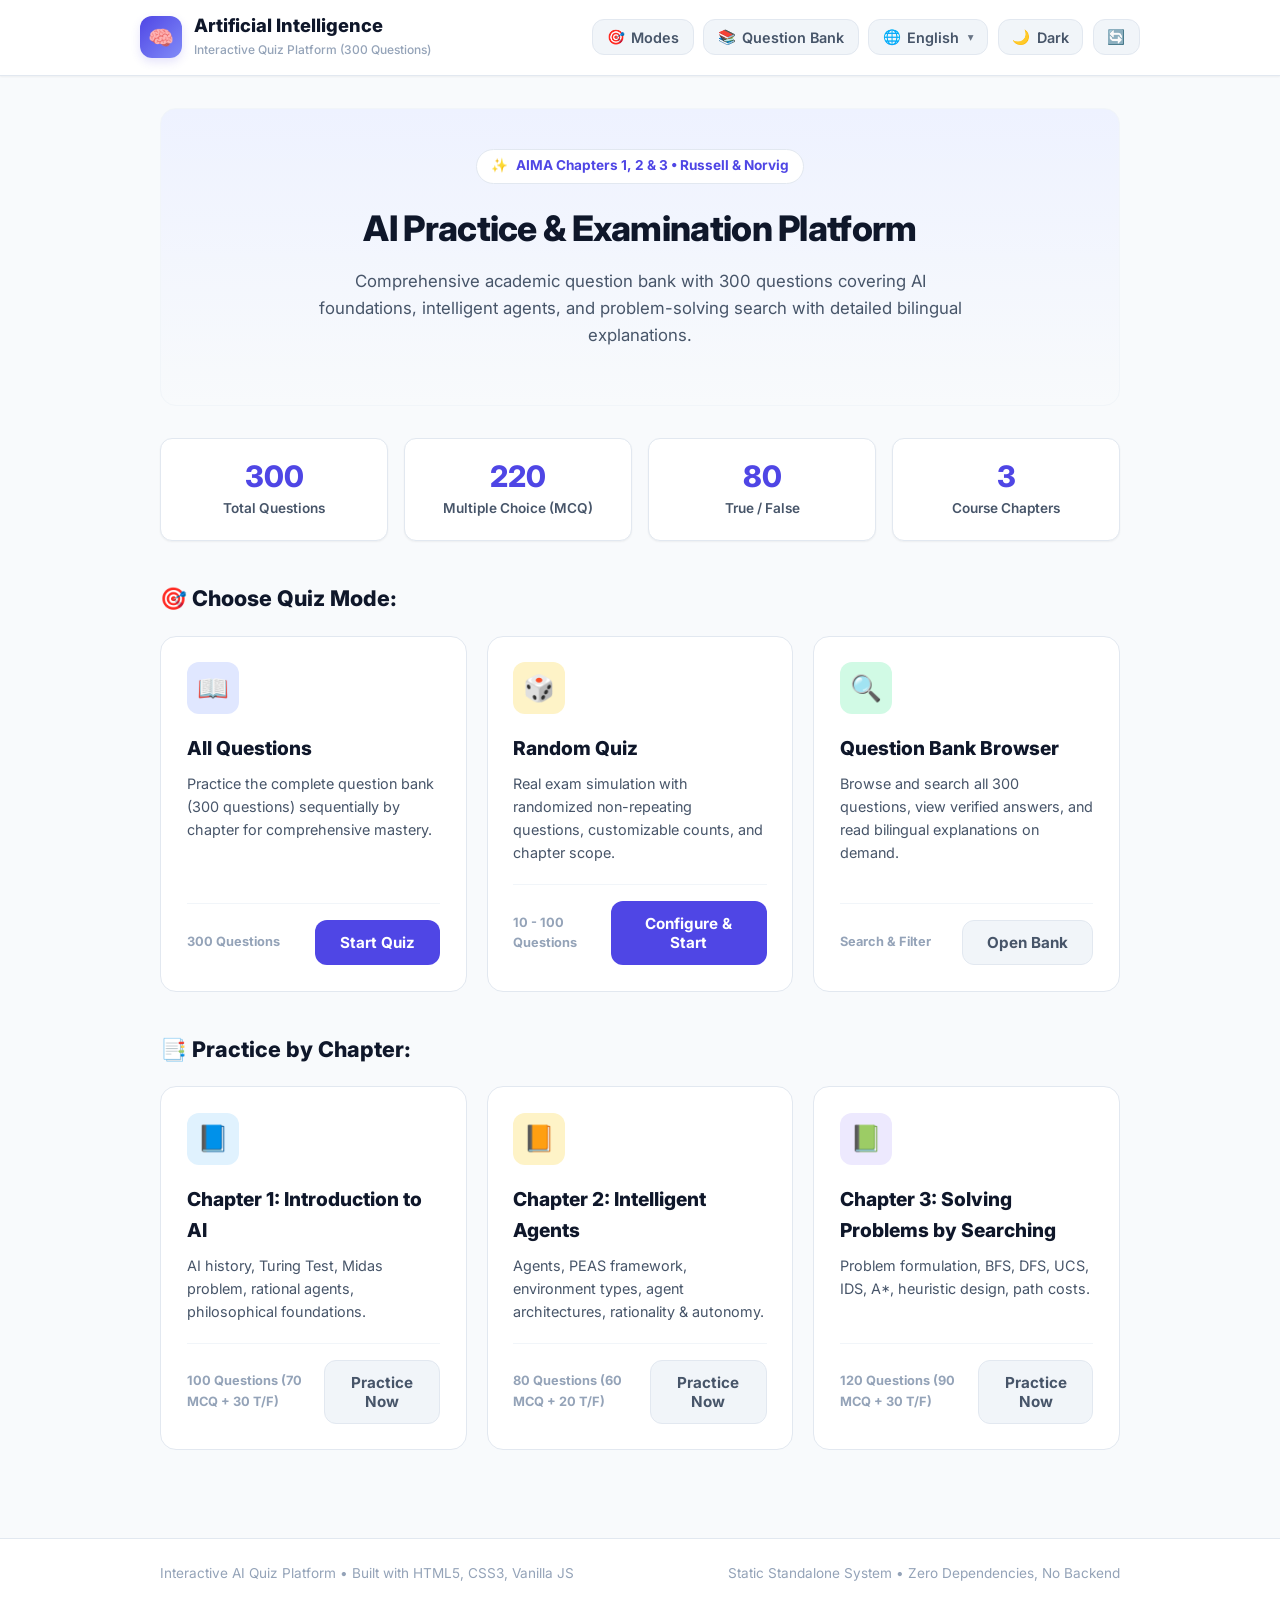
<file: index.html>
<!DOCTYPE html>
<html lang="en" dir="ltr" data-theme="light">
<head>
  <meta charset="UTF-8">
  <meta name="viewport" content="width=device-width, initial-scale=1.0">
  <meta name="description" content="Interactive AI Quiz Platform - Comprehensive 300 Questions based on AIMA (Chapters 1, 2, 3)">
  <title>Interactive AI Quiz Platform | منصة اختبارات الذكاء الاصطناعي</title>
  <link rel="stylesheet" href="style.css">
</head>
<body>

  <!-- App Header -->
  <header class="app-header">
    <div class="container header-inner">
      <div class="brand" id="brand-logo">
        <div class="brand-icon">🧠</div>
        <div class="brand-text">
          <h1 id="app-title" data-i18n="app_title">Artificial Intelligence</h1>
          <span id="app-subtitle" data-i18n="app_subtitle">Interactive Quiz Platform (300 Questions)</span>
        </div>
      </div>
      
      <div class="header-actions">
        <!-- Modes Button -->
        <button class="icon-btn" id="btn-home-nav" title="Quiz Modes / أوضاع الاختبار">
          <span>🎯</span>
          <span class="btn-text" data-i18n="btn_modes_nav">Modes</span>
        </button>

        <!-- Question Bank Browser Button -->
        <button class="icon-btn" id="btn-open-bank" title="Question Bank / تصفح بنك الأسئلة">
          <span>📚</span>
          <span class="btn-text" data-i18n="btn_bank_nav">Question Bank</span>
        </button>

        <!-- Language Selector -->
        <div class="lang-dropdown-wrapper" id="lang-dropdown-wrapper">
          <button class="icon-btn" id="btn-lang-toggle" aria-haspopup="true" aria-expanded="false" title="Switch Language / تغيير اللغة">
            <span class="lang-icon">🌐</span>
            <span id="lang-label">English</span>
            <span class="dropdown-caret">▾</span>
          </button>
          <div class="lang-dropdown-menu" id="lang-dropdown-menu" role="menu">
            <button type="button" class="lang-dropdown-item" data-lang="en" role="menuitem">
              <span class="lang-flag">🇬🇧</span>
              <span class="lang-item-text">English</span>
              <span class="lang-item-check">✓</span>
            </button>
            <button type="button" class="lang-dropdown-item" data-lang="ar" role="menuitem">
              <span class="lang-flag">🇸🇦</span>
              <span class="lang-item-text">العربية</span>
              <span class="lang-item-check">✓</span>
            </button>
            <button type="button" class="lang-dropdown-item" data-lang="both" role="menuitem">
              <span class="lang-flag">🌐</span>
              <span class="lang-item-text">كلاهما معاً (Both)</span>
              <span class="lang-item-check">✓</span>
            </button>
          </div>
        </div>

        <!-- Theme Toggle -->
        <button class="icon-btn" id="btn-theme-toggle" title="Toggle Theme / تغيير المظهر">
          <span id="theme-icon">🌙</span>
          <span id="theme-label" data-i18n="theme_dark">Dark</span>
        </button>

        <!-- Reset Button -->
        <button class="icon-btn" id="btn-reset-storage" title="Reset Progress / إعادة ضبط التقدم">
          <span>🔄</span>
        </button>
      </div>
    </div>
  </header>

  <!-- Main Container -->
  <main class="main-content">
    <div class="container">

      <!-- ===================================================================
           VIEW 1: HOME VIEW / MODE SELECTION
           =================================================================== -->
      <section id="view-home" class="view-section active">
        <!-- Hero Banner -->
        <div class="hero-banner">
          <div class="hero-badge">
            <span>✨</span>
            <span>AIMA Chapters 1, 2 & 3 • Russell & Norvig</span>
          </div>
          <h2 class="hero-title" id="home-title" data-i18n="home_title">AI Practice &amp; Examination Platform</h2>
          <p class="hero-subtitle" id="home-desc" data-i18n="home_desc">
            Comprehensive academic question bank with 300 questions covering AI foundations, intelligent agents, and problem-solving search with detailed bilingual explanations.
          </p>
        </div>

        <!-- Quick Stats -->
        <div class="stats-grid">
          <div class="stat-card">
            <div class="stat-value">300</div>
            <div class="stat-label" data-i18n="stat_total">Total Questions</div>
          </div>
          <div class="stat-card">
            <div class="stat-value">220</div>
            <div class="stat-label" data-i18n="stat_mcq">Multiple Choice (MCQ)</div>
          </div>
          <div class="stat-card">
            <div class="stat-value">80</div>
            <div class="stat-label" data-i18n="stat_tf">True / False</div>
          </div>
          <div class="stat-card">
            <div class="stat-value">3</div>
            <div class="stat-label" data-i18n="stat_chapters">Course Chapters</div>
          </div>
        </div>

        <!-- Modes Grid -->
        <h3 class="modes-title" data-i18n="modes_title">🎯 Choose Quiz Mode:</h3>
        <div class="modes-grid">
          <!-- All Questions -->
          <div class="mode-card all" id="card-mode-all">
            <div class="mode-icon">📖</div>
            <h4 class="mode-title" data-i18n="mode_all_title">All Questions</h4>
            <p class="mode-desc" data-i18n="mode_all_desc">
              Practice the complete question bank (300 questions) sequentially by chapter for comprehensive mastery.
            </p>
            <div class="mode-footer">
              <span class="mode-badge" data-i18n="badge_300_qs">300 Questions</span>
              <button class="btn btn-primary" data-i18n="btn_start">Start Quiz</button>
            </div>
          </div>

          <!-- Random Quiz -->
          <div class="mode-card random" id="card-mode-random">
            <div class="mode-icon">🎲</div>
            <h4 class="mode-title" data-i18n="mode_random_title">Random Quiz</h4>
            <p class="mode-desc" data-i18n="mode_random_desc">
              Real exam simulation with randomized non-repeating questions, customizable counts, and chapter scope.
            </p>
            <div class="mode-footer">
              <span class="mode-badge" data-i18n="badge_random_qs">10 - 100 Questions</span>
              <button class="btn btn-primary" data-i18n="btn_customize">Configure &amp; Start</button>
            </div>
          </div>

          <!-- Question Browser -->
          <div class="mode-card browser" id="card-mode-browser">
            <div class="mode-icon">🔍</div>
            <h4 class="mode-title" data-i18n="mode_bank_title">Question Bank Browser</h4>
            <p class="mode-desc" data-i18n="mode_bank_desc">
              Browse and search all 300 questions, view verified answers, and read bilingual explanations on demand.
            </p>
            <div class="mode-footer">
              <span class="mode-badge" data-i18n="badge_bank">Search &amp; Filter</span>
              <button class="btn btn-secondary" data-i18n="btn_browse">Open Bank</button>
            </div>
          </div>
        </div>

        <!-- Chapter Practice Section -->
        <h3 class="modes-title" data-i18n="chapters_title">📑 Practice by Chapter:</h3>
        <div class="modes-grid">
          <!-- Chapter 1 -->
          <div class="mode-card" data-chapter="1">
            <div class="mode-icon" style="background:#e0f2fe; color:#0369a1;">📘</div>
            <h4 class="mode-title" data-i18n="chap1_title">Chapter 1: Introduction to AI</h4>
            <p class="mode-desc" data-i18n="chap1_desc">AI history, Turing Test, Midas problem, rational agents, philosophical foundations.</p>
            <div class="mode-footer">
              <span class="mode-badge" data-i18n="chap1_badge">100 Questions (70 MCQ + 30 T/F)</span>
              <button class="btn btn-secondary start-chap-btn" data-chapter="1" data-i18n="btn_practice_now">Practice Now</button>
            </div>
          </div>

          <!-- Chapter 2 -->
          <div class="mode-card" data-chapter="2">
            <div class="mode-icon" style="background:#fef3c7; color:#b45309;">📙</div>
            <h4 class="mode-title" data-i18n="chap2_title">Chapter 2: Intelligent Agents</h4>
            <p class="mode-desc" data-i18n="chap2_desc">Agents, PEAS framework, environment types, agent architectures, rationality &amp; autonomy.</p>
            <div class="mode-footer">
              <span class="mode-badge" data-i18n="chap2_badge">80 Questions (60 MCQ + 20 T/F)</span>
              <button class="btn btn-secondary start-chap-btn" data-chapter="2" data-i18n="btn_practice_now">Practice Now</button>
            </div>
          </div>

          <!-- Chapter 3 -->
          <div class="mode-card" data-chapter="3">
            <div class="mode-icon" style="background:#ede9fe; color:#6d28d9;">📗</div>
            <h4 class="mode-title" data-i18n="chap3_title">Chapter 3: Solving Problems by Searching</h4>
            <p class="mode-desc" data-i18n="chap3_desc">Problem formulation, BFS, DFS, UCS, IDS, A*, heuristic design, path costs.</p>
            <div class="mode-footer">
              <span class="mode-badge" data-i18n="chap3_badge">120 Questions (90 MCQ + 30 T/F)</span>
              <button class="btn btn-secondary start-chap-btn" data-chapter="3" data-i18n="btn_practice_now">Practice Now</button>
            </div>
          </div>
        </div>
      </section>

      <!-- ===================================================================
           VIEW 2: ACTIVE QUIZ VIEW
           =================================================================== -->
      <section id="view-quiz" class="view-section">
        <!-- Top Bar -->
        <div class="quiz-top-bar">
          <div class="quiz-info-row">
            <div class="quiz-badge-group">
              <span class="badge badge-primary" id="quiz-mode-badge" data-i18n="mode_all_badge">All Questions Mode</span>
              <span class="badge badge-chapter" id="quiz-chapter-badge">Chapter 1</span>
            </div>
            <div class="quiz-counter" id="quiz-counter">Question 1 of 300</div>
          </div>
          <!-- Progress bar -->
          <div class="progress-container">
            <div class="progress-bar" id="quiz-progress-bar" style="width: 0.33%;"></div>
          </div>
        </div>

        <!-- Question Navigator (Quick Navigation Panel) -->
        <div class="navigator-card" id="quiz-navigator-card">
          <div class="navigator-header" id="navigator-header">
            <div class="navigator-title-group">
              <span class="navigator-icon">📑</span>
              <h3 class="navigator-title" data-i18n="nav_panel_title">Question Navigator</h3>
              <span class="navigator-summary" id="navigator-summary">0 / 300 Answered</span>
            </div>
            <button class="nav-toggle-btn" id="btn-toggle-navigator" type="button" aria-expanded="true">
              <span id="nav-toggle-text" data-i18n="nav_toggle_hide">Hide Navigator</span>
              <span id="nav-toggle-icon">▲</span>
            </button>
          </div>

          <div class="navigator-content" id="navigator-content">
            <div class="navigator-legend">
              <span class="legend-item"><span class="legend-dot current"></span><span data-i18n="legend_current">Current</span></span>
              <span class="legend-item"><span class="legend-dot correct"></span><span data-i18n="legend_correct">Correct</span></span>
              <span class="legend-item"><span class="legend-dot wrong"></span><span data-i18n="legend_wrong">Incorrect</span></span>
              <span class="legend-item"><span class="legend-dot selected"></span><span data-i18n="legend_answered">Answered</span></span>
              <span class="legend-item"><span class="legend-dot unvisited"></span><span data-i18n="legend_unanswered">Unanswered</span></span>
            </div>
            <div class="navigator-grid" id="navigator-grid">
              <!-- Dynamically populated buttons -->
            </div>
          </div>
        </div>

        <!-- Question Card -->
        <div class="question-card">
          <div class="question-header">
            <div class="question-tags">
              <span class="question-number-tag" id="q-id-tag">Q1</span>
              <span class="badge badge-primary" id="q-type-badge">MCQ</span>
            </div>
            <button type="button" class="btn-shuffle-options" id="btn-shuffle-options" title="Shuffle Choices / خلط أماكن الاختيارات">
              <span class="shuffle-icon">🔀</span>
              <span class="shuffle-btn-text" data-i18n="btn_shuffle_options">Shuffle Choices</span>
            </button>
          </div>

          <div class="question-text" id="q-text">
            In artificial intelligence, an entity that perceives its environment through sensors and acts upon that environment through actuators is fundamentally defined as a/an:
          </div>

          <!-- Options Container -->
          <div class="options-list" id="q-options-container">
            <div class="option-item" data-idx="0"><div class="option-prefix">A</div><div class="option-label">Controller</div></div>
            <div class="option-item" data-idx="1"><div class="option-prefix">B</div><div class="option-label">Agent</div></div>
            <div class="option-item" data-idx="2"><div class="option-prefix">C</div><div class="option-label">Model</div></div>
            <div class="option-item" data-idx="3"><div class="option-prefix">D</div><div class="option-label">Program</div></div>
          </div>

          <!-- Feedback Banner (Shown after check answer) -->
          <div class="feedback-banner" id="feedback-banner">
            <div class="feedback-header" id="feedback-header">
              <!-- Result Icon and text -->
            </div>
            <div class="feedback-details" id="feedback-details">
              <!-- Your Answer & Correct Answer -->
            </div>
          </div>

          <!-- Explanation Container (Shown after check answer) -->
          <div class="explanation-box" id="explanation-box">
            <button class="explanation-toggle-btn" id="btn-toggle-exp">
              <span id="exp-toggle-text" data-i18n="show_explanation">💡 Show Explanation</span>
              <span id="exp-toggle-icon">▼</span>
            </button>
            <div class="explanation-content" id="explanation-content">
              <div class="exp-lang-block" id="block-exp-en">
                <div class="exp-lang-header" data-i18n="exp_header_en">🇬🇧 English Explanation:</div>
                <div class="exp-text" id="exp-text-en"></div>
              </div>
              <div class="exp-lang-block" id="block-exp-ar">
                <div class="exp-lang-header" data-i18n="exp_header_ar">🇸🇦 الشرح باللغة العربية:</div>
                <div class="exp-text" id="exp-text-ar"></div>
              </div>
            </div>
          </div>
        </div>

        <!-- Bottom Actions -->
        <div class="quiz-actions">
          <button class="btn btn-secondary" id="btn-prev-q" disabled>
            <span id="btn-prev-icon">◀</span>
            <span data-i18n="btn_prev">Previous</span>
          </button>

          <div class="action-btn-group">
            <button class="btn btn-primary" id="btn-next-q">
              <span data-i18n="btn_next">Next</span>
              <span id="btn-next-icon">▶</span>
            </button>
          </div>

          <button class="btn btn-danger" id="btn-finish-quiz">
            <span data-i18n="btn_finish">Finish Quiz</span>
          </button>
        </div>

        <!-- Floating Feedback Toast -->
        <div class="quiz-toast" id="quiz-toast" role="status" aria-live="polite"></div>
      </section>

      <!-- ===================================================================
           VIEW 3: RESULTS VIEW
           =================================================================== -->
      <section id="view-results" class="view-section">
        <div class="results-card">
          <div class="results-badge" id="res-badge-icon">🏆</div>
          <h2 class="results-title" data-i18n="res_title">Quiz Completed!</h2>
          <p class="results-subtitle" id="res-subtitle" data-i18n="res_subtitle">Performance Summary &amp; Final Result</p>

          <div class="score-display-box">
            <div class="score-number" id="res-score-ratio">17 / 20</div>
            <div class="score-percentage" id="res-score-pct">85%</div>
          </div>

          <div>
            <span class="grade-pill" id="res-grade-pill">👍 Very Good</span>
          </div>

          <div class="results-stats-row">
            <div class="r-stat">
              <div class="r-stat-val correct" id="res-stat-correct">17</div>
              <div class="r-stat-lbl" data-i18n="stat_correct">Correct Answers</div>
            </div>
            <div class="r-stat">
              <div class="r-stat-val wrong" id="res-stat-wrong">3</div>
              <div class="r-stat-lbl" data-i18n="stat_wrong">Wrong Answers</div>
            </div>
            <div class="r-stat">
              <div class="r-stat-val total" id="res-stat-total">20</div>
              <div class="r-stat-lbl" data-i18n="stat_total_qs">Total Questions</div>
            </div>
          </div>

          <div class="results-actions">
            <button class="btn btn-primary" id="btn-review-answers">
              <span>📋</span>
              <span data-i18n="btn_review">Review Answers</span>
            </button>
            <button class="btn btn-secondary" id="btn-try-again">
              <span>🔄</span>
              <span data-i18n="btn_retry">Try Again</span>
            </button>
            <button class="btn btn-secondary" id="btn-new-random">
              <span>🎲</span>
              <span data-i18n="btn_new_random">New Random Quiz</span>
            </button>
            <button class="btn btn-secondary" id="btn-return-home">
              <span>🏠</span>
              <span data-i18n="btn_home">Home</span>
            </button>
          </div>
        </div>
      </section>

      <!-- ===================================================================
           VIEW 4: REVIEW VIEW
           =================================================================== -->
      <section id="view-review" class="view-section">
        <div class="review-header-bar">
          <h2 class="review-title" data-i18n="review_title">📋 Review Answers</h2>
          <div class="review-filter-tabs">
            <button class="tab-btn active" data-filter="all" data-i18n="tab_all">All</button>
            <button class="tab-btn" data-filter="correct" data-i18n="tab_correct">Correct ✓</button>
            <button class="tab-btn" data-filter="wrong" data-i18n="tab_wrong">Wrong ✗</button>
          </div>
          <button class="btn btn-secondary" id="btn-review-back">
            <span id="btn-review-back-icon">◀</span>
            <span data-i18n="btn_back_results">Back to Results</span>
          </button>
        </div>

        <div class="review-search-bar">
          <input type="text" class="search-input" id="review-search-input" placeholder="🔍 Search reviewed questions..." data-i18n-placeholder="review_search_placeholder">
        </div>

        <div class="review-cards-list" id="review-cards-container">
          <!-- Dynamically populated review questions -->
        </div>
      </section>

      <!-- ===================================================================
           VIEW 5: QUESTION BANK BROWSER
           =================================================================== -->
      <section id="view-browser" class="view-section">
        <div class="bank-header">
          <div>
            <h2 class="review-title" data-i18n="bank_title">📚 Question Bank Browser (300 Questions)</h2>
            <p id="bank-subtitle" data-i18n="bank_subtitle" style="color:var(--text-secondary); font-size:0.95rem;">Browse and study all 300 questions with verified solutions and explanations</p>
          </div>
          <button class="btn btn-secondary" id="btn-browser-back">
            <span>🏠</span>
            <span data-i18n="btn_home">Home</span>
          </button>
        </div>

        <div class="bank-filters">
          <input type="text" class="search-input" id="bank-search-input" placeholder="🔍 Search any keyword or concept in questions..." data-i18n-placeholder="bank_search_placeholder" style="flex:2; min-width:240px;">
          
          <select class="select-filter" id="bank-chapter-filter" style="flex:1; min-width:180px;">
            <option value="all" data-i18n="bank_filter_all_chaps">All Chapters</option>
            <option value="1" data-i18n="bank_filter_chap1">Chapter 1: Introduction to AI</option>
            <option value="2" data-i18n="bank_filter_chap2">Chapter 2: Intelligent Agents</option>
            <option value="3" data-i18n="bank_filter_chap3">Chapter 3: Solving Problems by Searching</option>
          </select>

          <select class="select-filter" id="bank-type-filter" style="flex:1; min-width:150px;">
            <option value="all" data-i18n="bank_filter_all_types">All Types</option>
            <option value="mcq" data-i18n="bank_filter_mcq">Multiple Choice (MCQ)</option>
            <option value="true_false" data-i18n="bank_filter_tf">True / False</option>
          </select>
        </div>

        <div class="review-cards-list" id="bank-cards-container">
          <!-- Dynamically populated question bank items -->
        </div>
      </section>

    </div>
  </main>

  <!-- =======================================================================
       MODAL: RANDOM QUIZ CONFIGURATION
       ======================================================================= -->
  <div class="config-modal-backdrop" id="random-config-modal">
    <div class="config-modal">
      <div class="modal-header">
        <h3 class="modal-title" data-i18n="modal_title">🎲 Configure Random Quiz</h3>
        <button class="close-btn" id="modal-close-btn">&times;</button>
      </div>

      <!-- Chapter Scope (Multi-Select) -->
      <div class="form-group">
        <div class="modal-label-row">
          <label class="form-label" data-i18n="modal_scope_lbl">Chapter Scope:</label>
          <span class="selection-hint" data-i18n="modal_scope_hint">(Multiple selection supported)</span>
        </div>
        <div class="pill-group" id="modal-scope-pills">
          <button type="button" class="pill-btn active" data-scope="all" data-i18n="modal_scope_all">All Chapters (300 Q)</button>
          <button type="button" class="pill-btn" data-scope="1" data-i18n="modal_scope_1">Chapter 1 (100 Q)</button>
          <button type="button" class="pill-btn" data-scope="2" data-i18n="modal_scope_2">Chapter 2 (80 Q)</button>
          <button type="button" class="pill-btn" data-scope="3" data-i18n="modal_scope_3">Chapter 3 (120 Q)</button>
        </div>
      </div>

      <!-- Question Type Filter (MCQ / True-False / All) -->
      <div class="form-group">
        <label class="form-label" data-i18n="modal_type_lbl">Question Type:</label>
        <div class="pill-group" id="modal-type-pills">
          <button type="button" class="pill-btn active" data-type="all" data-i18n="modal_type_all">All Types (300 Q)</button>
          <button type="button" class="pill-btn" data-type="mcq" data-i18n="modal_type_mcq">Multiple Choice (MCQ)</button>
          <button type="button" class="pill-btn" data-type="true_false" data-i18n="modal_type_tf">True / False</button>
        </div>
      </div>

      <!-- Live Available Matching Count Banner -->
      <div class="modal-info-banner" id="modal-available-info">
        <span class="info-icon">📊</span>
        <span id="modal-available-text">Available matching questions: 300</span>
      </div>

      <!-- Number of Questions -->
      <div class="form-group">
        <label class="form-label" data-i18n="modal_count_lbl">Number of Questions:</label>
        <div class="pill-group" id="modal-count-pills">
          <button type="button" class="pill-btn" data-count="10">10</button>
          <button type="button" class="pill-btn active" data-count="20">20</button>
          <button type="button" class="pill-btn" data-count="30">30</button>
          <button type="button" class="pill-btn" data-count="50">50</button>
          <button type="button" class="pill-btn" data-count="100">100</button>
          <button type="button" class="pill-btn" data-count="all_available" data-i18n="modal_count_all_avail">All in Scope</button>
          <button type="button" class="pill-btn" data-count="custom" data-i18n="modal_count_custom">Custom</button>
        </div>
        <input type="number" id="custom-count-input" class="custom-input" min="5" max="300" placeholder="Enter a number between 5 and 300" data-i18n-placeholder="modal_count_custom_placeholder" style="display:none; margin-top:0.6rem;">
      </div>

      <!-- Choices Order (Shuffle / Default) -->
      <div class="form-group">
        <label class="form-label" data-i18n="modal_shuffle_lbl">Choices Order:</label>
        <div class="pill-group" id="modal-shuffle-pills">
          <button type="button" class="pill-btn active" data-shuffle="default" data-i18n="modal_shuffle_default">Default Order</button>
          <button type="button" class="pill-btn" data-shuffle="random" data-i18n="modal_shuffle_random">🔀 Randomized Choices</button>
        </div>
      </div>

      <div class="modal-actions">
        <button class="btn btn-secondary" id="modal-cancel-btn" data-i18n="btn_cancel">Cancel</button>
        <button class="btn btn-primary" id="modal-start-btn" data-i18n="btn_modal_start">Start Quiz Now 🚀</button>
      </div>
    </div>
  </div>

  <!-- Footer -->
  <footer class="app-footer">
    <div class="container footer-inner">
      <div data-i18n="footer_line1">Interactive AI Quiz Platform • Built with HTML5, CSS3, Vanilla JS</div>
      <div data-i18n="footer_line2">Static Standalone System • Zero Dependencies, No Backend</div>
    </div>
  </footer>

  <!-- Scripts -->
  <script src="questions.js"></script>
  <script src="script.js"></script>
</body>
</html>
</file>
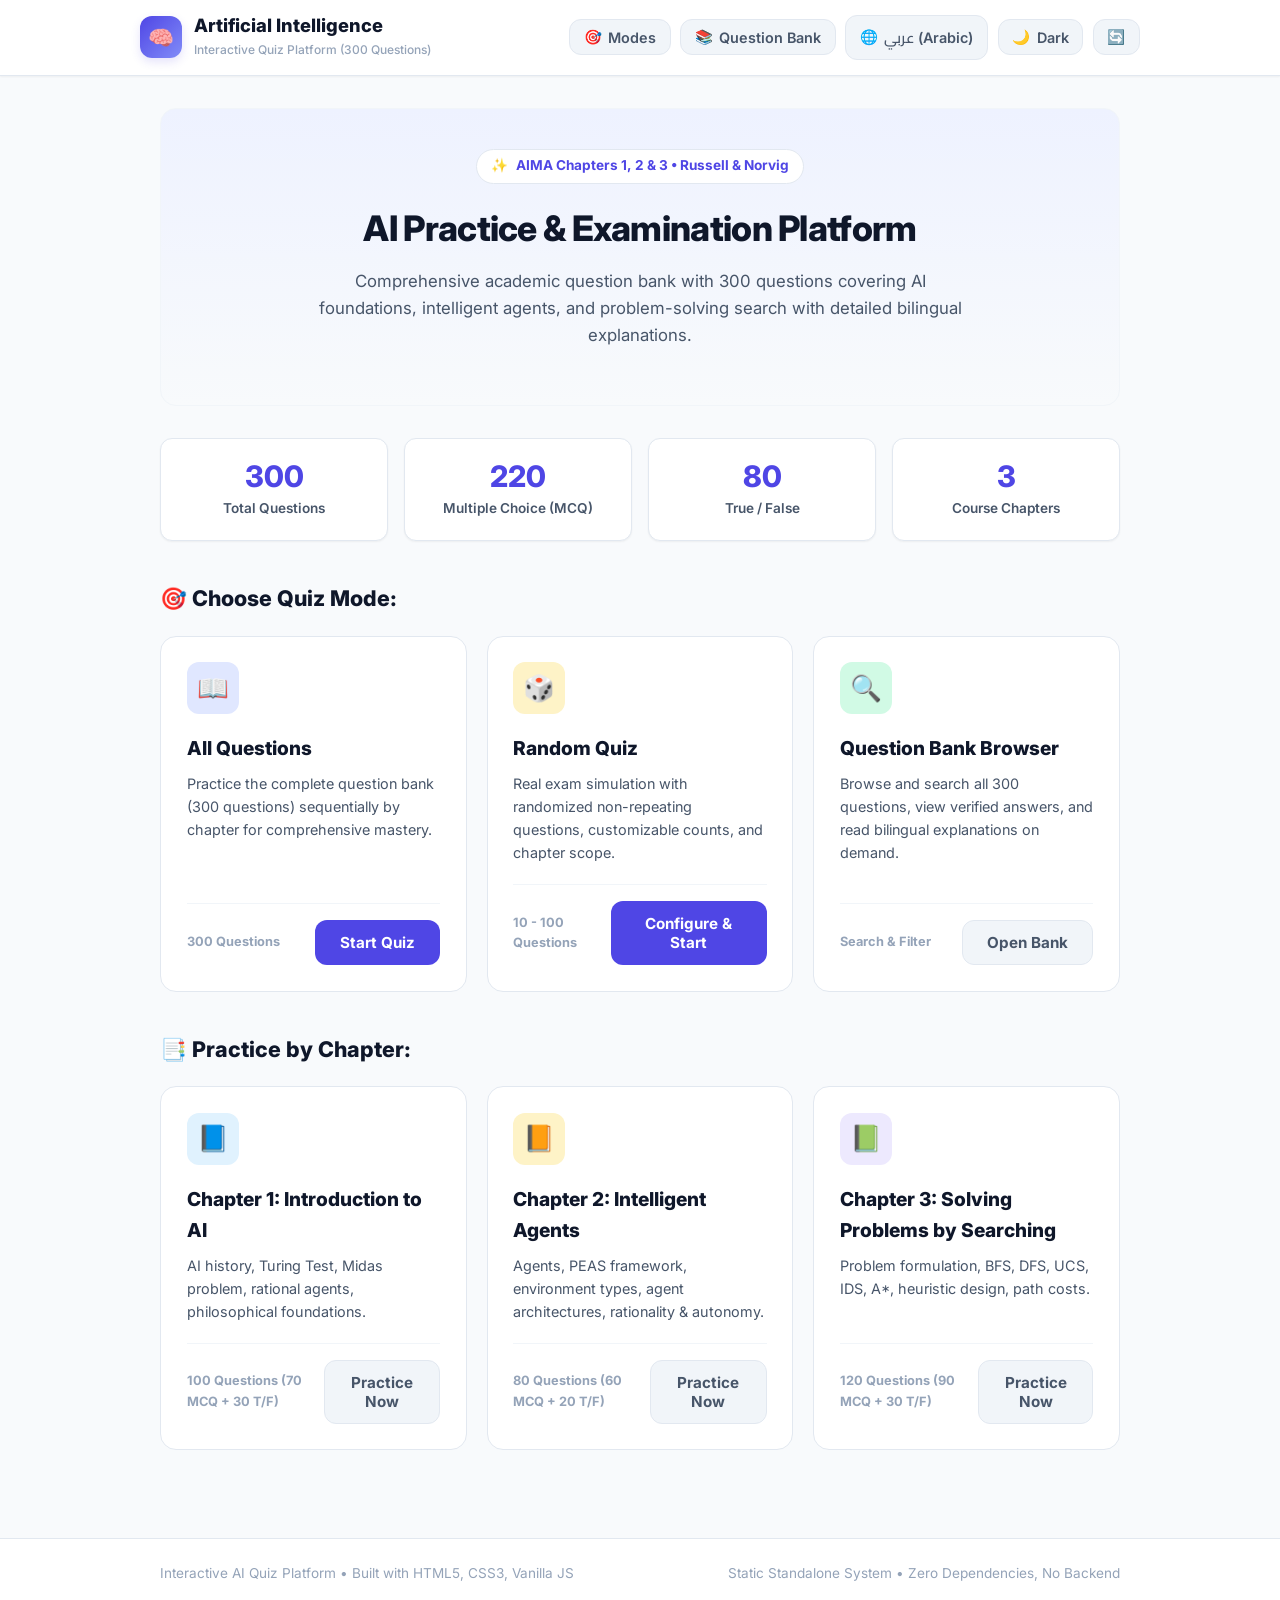
<file: Interactive-Quiz/index.html>
<!DOCTYPE html>
<html lang="en" dir="ltr" data-theme="light">
<head>
  <meta charset="UTF-8">
  <meta name="viewport" content="width=device-width, initial-scale=1.0">
  <meta name="description" content="Interactive AI Quiz Platform - Comprehensive 300 Questions based on AIMA (Chapters 1, 2, 3)">
  <title>Interactive AI Quiz Platform | منصة اختبارات الذكاء الاصطناعي</title>
  <link rel="stylesheet" href="style.css">
</head>
<body>

  <!-- App Header -->
  <header class="app-header">
    <div class="container header-inner">
      <div class="brand" id="brand-logo">
        <div class="brand-icon">🧠</div>
        <div class="brand-text">
          <h1 id="app-title" data-i18n="app_title">Artificial Intelligence</h1>
          <span id="app-subtitle" data-i18n="app_subtitle">Interactive Quiz Platform (300 Questions)</span>
        </div>
      </div>
      
      <div class="header-actions">
        <!-- Modes Button -->
        <button class="icon-btn" id="btn-home-nav" title="Quiz Modes / أوضاع الاختبار">
          <span>🎯</span>
          <span class="btn-text" data-i18n="btn_modes_nav">Modes</span>
        </button>

        <!-- Question Bank Browser Button -->
        <button class="icon-btn" id="btn-open-bank" title="Question Bank / تصفح بنك الأسئلة">
          <span>📚</span>
          <span class="btn-text" data-i18n="btn_bank_nav">Question Bank</span>
        </button>

        <!-- Language Toggle -->
        <button class="icon-btn" id="btn-lang-toggle" title="Switch Language / تغيير اللغة">
          <span>🌐</span>
          <span id="lang-label">عربي (Arabic)</span>
        </button>

        <!-- Theme Toggle -->
        <button class="icon-btn" id="btn-theme-toggle" title="Toggle Theme / تغيير المظهر">
          <span id="theme-icon">🌙</span>
          <span id="theme-label" data-i18n="theme_dark">Dark</span>
        </button>

        <!-- Reset Button -->
        <button class="icon-btn" id="btn-reset-storage" title="Reset Progress / إعادة ضبط التقدم">
          <span>🔄</span>
        </button>
      </div>
    </div>
  </header>

  <!-- Main Container -->
  <main class="main-content">
    <div class="container">

      <!-- ===================================================================
           VIEW 1: HOME VIEW / MODE SELECTION
           =================================================================== -->
      <section id="view-home" class="view-section active">
        <!-- Hero Banner -->
        <div class="hero-banner">
          <div class="hero-badge">
            <span>✨</span>
            <span>AIMA Chapters 1, 2 & 3 • Russell & Norvig</span>
          </div>
          <h2 class="hero-title" id="home-title" data-i18n="home_title">AI Practice &amp; Examination Platform</h2>
          <p class="hero-subtitle" id="home-desc" data-i18n="home_desc">
            Comprehensive academic question bank with 300 questions covering AI foundations, intelligent agents, and problem-solving search with detailed bilingual explanations.
          </p>
        </div>

        <!-- Quick Stats -->
        <div class="stats-grid">
          <div class="stat-card">
            <div class="stat-value">300</div>
            <div class="stat-label" data-i18n="stat_total">Total Questions</div>
          </div>
          <div class="stat-card">
            <div class="stat-value">220</div>
            <div class="stat-label" data-i18n="stat_mcq">Multiple Choice (MCQ)</div>
          </div>
          <div class="stat-card">
            <div class="stat-value">80</div>
            <div class="stat-label" data-i18n="stat_tf">True / False</div>
          </div>
          <div class="stat-card">
            <div class="stat-value">3</div>
            <div class="stat-label" data-i18n="stat_chapters">Course Chapters</div>
          </div>
        </div>

        <!-- Modes Grid -->
        <h3 class="modes-title" data-i18n="modes_title">🎯 Choose Quiz Mode:</h3>
        <div class="modes-grid">
          <!-- All Questions -->
          <div class="mode-card all" id="card-mode-all">
            <div class="mode-icon">📖</div>
            <h4 class="mode-title" data-i18n="mode_all_title">All Questions</h4>
            <p class="mode-desc" data-i18n="mode_all_desc">
              Practice the complete question bank (300 questions) sequentially by chapter for comprehensive mastery.
            </p>
            <div class="mode-footer">
              <span class="mode-badge" data-i18n="badge_300_qs">300 Questions</span>
              <button class="btn btn-primary" data-i18n="btn_start">Start Quiz</button>
            </div>
          </div>

          <!-- Random Quiz -->
          <div class="mode-card random" id="card-mode-random">
            <div class="mode-icon">🎲</div>
            <h4 class="mode-title" data-i18n="mode_random_title">Random Quiz</h4>
            <p class="mode-desc" data-i18n="mode_random_desc">
              Real exam simulation with randomized non-repeating questions, customizable counts, and chapter scope.
            </p>
            <div class="mode-footer">
              <span class="mode-badge" data-i18n="badge_random_qs">10 - 100 Questions</span>
              <button class="btn btn-primary" data-i18n="btn_customize">Configure &amp; Start</button>
            </div>
          </div>

          <!-- Question Browser -->
          <div class="mode-card browser" id="card-mode-browser">
            <div class="mode-icon">🔍</div>
            <h4 class="mode-title" data-i18n="mode_bank_title">Question Bank Browser</h4>
            <p class="mode-desc" data-i18n="mode_bank_desc">
              Browse and search all 300 questions, view verified answers, and read bilingual explanations on demand.
            </p>
            <div class="mode-footer">
              <span class="mode-badge" data-i18n="badge_bank">Search &amp; Filter</span>
              <button class="btn btn-secondary" data-i18n="btn_browse">Open Bank</button>
            </div>
          </div>
        </div>

        <!-- Chapter Practice Section -->
        <h3 class="modes-title" data-i18n="chapters_title">📑 Practice by Chapter:</h3>
        <div class="modes-grid">
          <!-- Chapter 1 -->
          <div class="mode-card" data-chapter="1">
            <div class="mode-icon" style="background:#e0f2fe; color:#0369a1;">📘</div>
            <h4 class="mode-title" data-i18n="chap1_title">Chapter 1: Introduction to AI</h4>
            <p class="mode-desc" data-i18n="chap1_desc">AI history, Turing Test, Midas problem, rational agents, philosophical foundations.</p>
            <div class="mode-footer">
              <span class="mode-badge" data-i18n="chap1_badge">100 Questions (70 MCQ + 30 T/F)</span>
              <button class="btn btn-secondary start-chap-btn" data-chapter="1" data-i18n="btn_practice_now">Practice Now</button>
            </div>
          </div>

          <!-- Chapter 2 -->
          <div class="mode-card" data-chapter="2">
            <div class="mode-icon" style="background:#fef3c7; color:#b45309;">📙</div>
            <h4 class="mode-title" data-i18n="chap2_title">Chapter 2: Intelligent Agents</h4>
            <p class="mode-desc" data-i18n="chap2_desc">Agents, PEAS framework, environment types, agent architectures, rationality &amp; autonomy.</p>
            <div class="mode-footer">
              <span class="mode-badge" data-i18n="chap2_badge">80 Questions (60 MCQ + 20 T/F)</span>
              <button class="btn btn-secondary start-chap-btn" data-chapter="2" data-i18n="btn_practice_now">Practice Now</button>
            </div>
          </div>

          <!-- Chapter 3 -->
          <div class="mode-card" data-chapter="3">
            <div class="mode-icon" style="background:#ede9fe; color:#6d28d9;">📗</div>
            <h4 class="mode-title" data-i18n="chap3_title">Chapter 3: Solving Problems by Searching</h4>
            <p class="mode-desc" data-i18n="chap3_desc">Problem formulation, BFS, DFS, UCS, IDS, A*, heuristic design, path costs.</p>
            <div class="mode-footer">
              <span class="mode-badge" data-i18n="chap3_badge">120 Questions (90 MCQ + 30 T/F)</span>
              <button class="btn btn-secondary start-chap-btn" data-chapter="3" data-i18n="btn_practice_now">Practice Now</button>
            </div>
          </div>
        </div>
      </section>

      <!-- ===================================================================
           VIEW 2: ACTIVE QUIZ VIEW
           =================================================================== -->
      <section id="view-quiz" class="view-section">
        <!-- Top Bar -->
        <div class="quiz-top-bar">
          <div class="quiz-info-row">
            <div class="quiz-badge-group">
              <span class="badge badge-primary" id="quiz-mode-badge" data-i18n="mode_all_badge">All Questions Mode</span>
              <span class="badge badge-chapter" id="quiz-chapter-badge">Chapter 1</span>
            </div>
            <div class="quiz-counter" id="quiz-counter">Question 1 of 300</div>
          </div>
          <!-- Progress bar -->
          <div class="progress-container">
            <div class="progress-bar" id="quiz-progress-bar" style="width: 0.33%;"></div>
          </div>
        </div>

        <!-- Question Navigator (Quick Navigation Panel) -->
        <div class="navigator-card" id="quiz-navigator-card">
          <div class="navigator-header" id="navigator-header">
            <div class="navigator-title-group">
              <span class="navigator-icon">📑</span>
              <h3 class="navigator-title" data-i18n="nav_panel_title">Question Navigator</h3>
              <span class="navigator-summary" id="navigator-summary">0 / 300 Answered</span>
            </div>
            <button class="nav-toggle-btn" id="btn-toggle-navigator" type="button" aria-expanded="true">
              <span id="nav-toggle-text" data-i18n="nav_toggle_hide">Hide Navigator</span>
              <span id="nav-toggle-icon">▲</span>
            </button>
          </div>

          <div class="navigator-content" id="navigator-content">
            <div class="navigator-legend">
              <span class="legend-item"><span class="legend-dot current"></span><span data-i18n="legend_current">Current</span></span>
              <span class="legend-item"><span class="legend-dot correct"></span><span data-i18n="legend_correct">Correct</span></span>
              <span class="legend-item"><span class="legend-dot wrong"></span><span data-i18n="legend_wrong">Incorrect</span></span>
              <span class="legend-item"><span class="legend-dot selected"></span><span data-i18n="legend_answered">Answered</span></span>
              <span class="legend-item"><span class="legend-dot unvisited"></span><span data-i18n="legend_unanswered">Unanswered</span></span>
            </div>
            <div class="navigator-grid" id="navigator-grid">
              <!-- Dynamically populated buttons -->
            </div>
          </div>
        </div>

        <!-- Question Card -->
        <div class="question-card">
          <div class="question-header">
            <span class="question-number-tag" id="q-id-tag">Q1</span>
            <span class="badge badge-primary" id="q-type-badge">MCQ</span>
          </div>

          <div class="question-text" id="q-text">
            In artificial intelligence, an entity that perceives its environment through sensors and acts upon that environment through actuators is fundamentally defined as a/an:
          </div>

          <!-- Options Container -->
          <div class="options-list" id="q-options-container">
            <div class="option-item" data-idx="0"><div class="option-prefix">A</div><div class="option-label">Controller</div></div>
            <div class="option-item" data-idx="1"><div class="option-prefix">B</div><div class="option-label">Agent</div></div>
            <div class="option-item" data-idx="2"><div class="option-prefix">C</div><div class="option-label">Model</div></div>
            <div class="option-item" data-idx="3"><div class="option-prefix">D</div><div class="option-label">Program</div></div>
          </div>

          <!-- Feedback Banner (Shown after check answer) -->
          <div class="feedback-banner" id="feedback-banner">
            <div class="feedback-header" id="feedback-header">
              <!-- Result Icon and text -->
            </div>
            <div class="feedback-details" id="feedback-details">
              <!-- Your Answer & Correct Answer -->
            </div>
          </div>

          <!-- Explanation Container (Shown after check answer) -->
          <div class="explanation-box" id="explanation-box">
            <button class="explanation-toggle-btn" id="btn-toggle-exp">
              <span id="exp-toggle-text" data-i18n="show_explanation">💡 Show Explanation</span>
              <span id="exp-toggle-icon">▼</span>
            </button>
            <div class="explanation-content" id="explanation-content">
              <div class="exp-lang-block" id="block-exp-en">
                <div class="exp-lang-header" data-i18n="exp_header_en">🇬🇧 English Explanation:</div>
                <div class="exp-text" id="exp-text-en"></div>
              </div>
              <div class="exp-lang-block" id="block-exp-ar">
                <div class="exp-lang-header" data-i18n="exp_header_ar">🇸🇦 الشرح باللغة العربية:</div>
                <div class="exp-text" id="exp-text-ar"></div>
              </div>
            </div>
          </div>
        </div>

        <!-- Bottom Actions -->
        <div class="quiz-actions">
          <button class="btn btn-secondary" id="btn-prev-q" disabled>
            <span id="btn-prev-icon">◀</span>
            <span data-i18n="btn_prev">Previous</span>
          </button>

          <div class="action-btn-group">
            <button class="btn btn-primary" id="btn-next-q">
              <span data-i18n="btn_next">Next</span>
              <span id="btn-next-icon">▶</span>
            </button>
          </div>

          <button class="btn btn-danger" id="btn-finish-quiz">
            <span data-i18n="btn_finish">Finish Quiz</span>
          </button>
        </div>
      </section>

      <!-- ===================================================================
           VIEW 3: RESULTS VIEW
           =================================================================== -->
      <section id="view-results" class="view-section">
        <div class="results-card">
          <div class="results-badge" id="res-badge-icon">🏆</div>
          <h2 class="results-title" data-i18n="res_title">Quiz Completed!</h2>
          <p class="results-subtitle" id="res-subtitle" data-i18n="res_subtitle">Performance Summary &amp; Final Result</p>

          <div class="score-display-box">
            <div class="score-number" id="res-score-ratio">17 / 20</div>
            <div class="score-percentage" id="res-score-pct">85%</div>
          </div>

          <div>
            <span class="grade-pill" id="res-grade-pill">👍 Very Good</span>
          </div>

          <div class="results-stats-row">
            <div class="r-stat">
              <div class="r-stat-val correct" id="res-stat-correct">17</div>
              <div class="r-stat-lbl" data-i18n="stat_correct">Correct Answers</div>
            </div>
            <div class="r-stat">
              <div class="r-stat-val wrong" id="res-stat-wrong">3</div>
              <div class="r-stat-lbl" data-i18n="stat_wrong">Wrong Answers</div>
            </div>
            <div class="r-stat">
              <div class="r-stat-val total" id="res-stat-total">20</div>
              <div class="r-stat-lbl" data-i18n="stat_total_qs">Total Questions</div>
            </div>
          </div>

          <div class="results-actions">
            <button class="btn btn-primary" id="btn-review-answers">
              <span>📋</span>
              <span data-i18n="btn_review">Review Answers</span>
            </button>
            <button class="btn btn-secondary" id="btn-try-again">
              <span>🔄</span>
              <span data-i18n="btn_retry">Try Again</span>
            </button>
            <button class="btn btn-secondary" id="btn-new-random">
              <span>🎲</span>
              <span data-i18n="btn_new_random">New Random Quiz</span>
            </button>
            <button class="btn btn-secondary" id="btn-return-home">
              <span>🏠</span>
              <span data-i18n="btn_home">Home</span>
            </button>
          </div>
        </div>
      </section>

      <!-- ===================================================================
           VIEW 4: REVIEW VIEW
           =================================================================== -->
      <section id="view-review" class="view-section">
        <div class="review-header-bar">
          <h2 class="review-title" data-i18n="review_title">📋 Review Answers</h2>
          <div class="review-filter-tabs">
            <button class="tab-btn active" data-filter="all" data-i18n="tab_all">All</button>
            <button class="tab-btn" data-filter="correct" data-i18n="tab_correct">Correct ✓</button>
            <button class="tab-btn" data-filter="wrong" data-i18n="tab_wrong">Wrong ✗</button>
          </div>
          <button class="btn btn-secondary" id="btn-review-back">
            <span id="btn-review-back-icon">◀</span>
            <span data-i18n="btn_back_results">Back to Results</span>
          </button>
        </div>

        <div class="review-search-bar">
          <input type="text" class="search-input" id="review-search-input" placeholder="🔍 Search reviewed questions..." data-i18n-placeholder="review_search_placeholder">
        </div>

        <div class="review-cards-list" id="review-cards-container">
          <!-- Dynamically populated review questions -->
        </div>
      </section>

      <!-- ===================================================================
           VIEW 5: QUESTION BANK BROWSER
           =================================================================== -->
      <section id="view-browser" class="view-section">
        <div class="bank-header">
          <div>
            <h2 class="review-title" data-i18n="bank_title">📚 Question Bank Browser (300 Questions)</h2>
            <p id="bank-subtitle" data-i18n="bank_subtitle" style="color:var(--text-secondary); font-size:0.95rem;">Browse and study all 300 questions with verified solutions and explanations</p>
          </div>
          <button class="btn btn-secondary" id="btn-browser-back">
            <span>🏠</span>
            <span data-i18n="btn_home">Home</span>
          </button>
        </div>

        <div class="bank-filters">
          <input type="text" class="search-input" id="bank-search-input" placeholder="🔍 Search any keyword or concept in questions..." data-i18n-placeholder="bank_search_placeholder" style="flex:2; min-width:240px;">
          
          <select class="select-filter" id="bank-chapter-filter" style="flex:1; min-width:180px;">
            <option value="all" data-i18n="bank_filter_all_chaps">All Chapters</option>
            <option value="1" data-i18n="bank_filter_chap1">Chapter 1: Introduction to AI</option>
            <option value="2" data-i18n="bank_filter_chap2">Chapter 2: Intelligent Agents</option>
            <option value="3" data-i18n="bank_filter_chap3">Chapter 3: Solving Problems by Searching</option>
          </select>

          <select class="select-filter" id="bank-type-filter" style="flex:1; min-width:150px;">
            <option value="all" data-i18n="bank_filter_all_types">All Types</option>
            <option value="mcq" data-i18n="bank_filter_mcq">Multiple Choice (MCQ)</option>
            <option value="true_false" data-i18n="bank_filter_tf">True / False</option>
          </select>
        </div>

        <div class="review-cards-list" id="bank-cards-container">
          <!-- Dynamically populated question bank items -->
        </div>
      </section>

    </div>
  </main>

  <!-- =======================================================================
       MODAL: RANDOM QUIZ CONFIGURATION
       ======================================================================= -->
  <div class="config-modal-backdrop" id="random-config-modal">
    <div class="config-modal">
      <div class="modal-header">
        <h3 class="modal-title" data-i18n="modal_title">🎲 Configure Random Quiz</h3>
        <button class="close-btn" id="modal-close-btn">&times;</button>
      </div>

      <div class="form-group">
        <label class="form-label" data-i18n="modal_scope_lbl">Chapter Scope:</label>
        <div class="pill-group" id="modal-scope-pills">
          <button class="pill-btn active" data-scope="all" data-i18n="modal_scope_all">All (300 Q)</button>
          <button class="pill-btn" data-scope="1" data-i18n="modal_scope_1">Chapter 1 (100 Q)</button>
          <button class="pill-btn" data-scope="2" data-i18n="modal_scope_2">Chapter 2 (80 Q)</button>
          <button class="pill-btn" data-scope="3" data-i18n="modal_scope_3">Chapter 3 (120 Q)</button>
        </div>
      </div>

      <div class="form-group">
        <label class="form-label" data-i18n="modal_count_lbl">Number of Questions:</label>
        <div class="pill-group" id="modal-count-pills">
          <button class="pill-btn" data-count="10">10</button>
          <button class="pill-btn active" data-count="20">20</button>
          <button class="pill-btn" data-count="30">30</button>
          <button class="pill-btn" data-count="50">50</button>
          <button class="pill-btn" data-count="100">100</button>
          <button class="pill-btn" data-count="custom" data-i18n="modal_count_custom">Custom</button>
        </div>
        <input type="number" id="custom-count-input" class="custom-input" min="5" max="300" placeholder="Enter a number between 5 and 300" data-i18n-placeholder="modal_count_custom_placeholder" style="display:none;">
      </div>

      <div class="modal-actions">
        <button class="btn btn-secondary" id="modal-cancel-btn" data-i18n="btn_cancel">Cancel</button>
        <button class="btn btn-primary" id="modal-start-btn" data-i18n="btn_modal_start">Start Quiz Now 🚀</button>
      </div>
    </div>
  </div>

  <!-- Footer -->
  <footer class="app-footer">
    <div class="container footer-inner">
      <div data-i18n="footer_line1">Interactive AI Quiz Platform • Built with HTML5, CSS3, Vanilla JS</div>
      <div data-i18n="footer_line2">Static Standalone System • Zero Dependencies, No Backend</div>
    </div>
  </footer>

  <!-- Scripts -->
  <script src="questions.js"></script>
  <script src="script.js"></script>
</body>
</html>
</file>
<file: style.css>
/* ==========================================================================
   Interactive Quiz Platform - Stylesheet
   Modern, Responsive, Bilingual (AR/EN), Dark & Light Theme
   ========================================================================== */

@import url('https://fonts.googleapis.com/css2?family=Cairo:wght@400;600;700;800&family=Inter:wght@400;500;600;700;800&display=swap');

:root {
  /* Light Theme */
  --bg-primary: #f8fafc;
  --bg-secondary: #ffffff;
  --bg-tertiary: #f1f5f9;
  --bg-card: #ffffff;
  --bg-card-hover: #f8fafc;
  --border-color: #e2e8f0;
  --border-light: #f1f5f9;
  
  --text-primary: #0f172a;
  --text-secondary: #475569;
  --text-muted: #94a3b8;
  
  --primary: #4f46e5;
  --primary-hover: #4338ca;
  --primary-light: #eef2ff;
  --primary-glow: rgba(79, 70, 229, 0.15);
  
  --success: #10b981;
  --success-bg: #ecfdf5;
  --success-border: #a7f3d0;
  --success-text: #065f46;
  
  --danger: #ef4444;
  --danger-bg: #fef2f2;
  --danger-border: #fecaca;
  --danger-text: #991b1b;
  
  --warning: #f59e0b;
  --warning-bg: #fffbeb;
  --warning-border: #fde68a;
  --warning-text: #92400e;
  
  --info: #0284c7;
  --info-bg: #f0f9ff;
  --info-border: #bae6fd;
  
  --shadow-sm: 0 1px 2px 0 rgba(0, 0, 0, 0.05);
  --shadow-md: 0 4px 6px -1px rgba(0, 0, 0, 0.08), 0 2px 4px -2px rgba(0, 0, 0, 0.05);
  --shadow-lg: 0 10px 15px -3px rgba(0, 0, 0, 0.08), 0 4px 6px -4px rgba(0, 0, 0, 0.04);
  --shadow-xl: 0 20px 25px -5px rgba(0, 0, 0, 0.1), 0 8px 10px -6px rgba(0, 0, 0, 0.04);
  
  --radius-sm: 8px;
  --radius-md: 12px;
  --radius-lg: 16px;
  --radius-full: 9999px;
  
  --font-family: 'Inter', 'Cairo', system-ui, -apple-system, sans-serif;
  --transition: all 0.25s cubic-bezier(0.4, 0, 0.2, 1);
}

[data-theme="dark"] {
  --bg-primary: #0b0f19;
  --bg-secondary: #111827;
  --bg-tertiary: #1f2937;
  --bg-card: #151d2f;
  --bg-card-hover: #1c263c;
  --border-color: #27354f;
  --border-light: #1e293b;
  
  --text-primary: #f8fafc;
  --text-secondary: #cbd5e1;
  --text-muted: #64748b;
  
  --primary: #6366f1;
  --primary-hover: #4f46e5;
  --primary-light: rgba(99, 102, 241, 0.15);
  --primary-glow: rgba(99, 102, 241, 0.3);
  
  --success: #10b981;
  --success-bg: rgba(16, 185, 129, 0.15);
  --success-border: rgba(16, 185, 129, 0.3);
  --success-text: #34d399;
  
  --danger: #f87171;
  --danger-bg: rgba(239, 68, 68, 0.15);
  --danger-border: rgba(239, 68, 68, 0.3);
  --danger-text: #fca5a5;
  
  --warning: #fbbf24;
  --warning-bg: rgba(245, 158, 11, 0.15);
  --warning-border: rgba(245, 158, 11, 0.3);
  --warning-text: #fcd34d;
  
  --info: #38bdf8;
  --info-bg: rgba(2, 132, 199, 0.15);
  --info-border: rgba(2, 132, 199, 0.3);
  
  --shadow-sm: 0 1px 3px 0 rgba(0, 0, 0, 0.3);
  --shadow-md: 0 4px 6px -1px rgba(0, 0, 0, 0.4);
  --shadow-lg: 0 10px 20px -3px rgba(0, 0, 0, 0.5);
  --shadow-xl: 0 20px 25px -5px rgba(0, 0, 0, 0.6);
}

/* ==========================================================================
   Reset & Base Styles
   ========================================================================== */

* {
  box-sizing: border-box;
  margin: 0;
  padding: 0;
  font-family: inherit;
  -webkit-font-smoothing: antialiased;
}

body {
  font-family: var(--font-family);
  background-color: var(--bg-primary);
  color: var(--text-primary);
  min-height: 100vh;
  display: flex;
  flex-direction: column;
  line-height: 1.6;
  transition: background-color 0.3s ease, color 0.3s ease;
}

[dir="rtl"] {
  font-family: 'Cairo', 'Inter', system-ui, sans-serif;
  direction: rtl;
  text-align: right;
}

[dir="ltr"] {
  font-family: 'Inter', 'Cairo', system-ui, sans-serif;
  direction: ltr;
  text-align: left;
}

/* Container */
.container {
  width: 100%;
  max-width: 1000px;
  margin: 0 auto;
  padding: 0 1.25rem;
}

/* ==========================================================================
   Header & Navbar
   ========================================================================== */

.app-header {
  background: var(--bg-secondary);
  border-bottom: 1px solid var(--border-color);
  position: sticky;
  top: 0;
  z-index: 100;
  backdrop-filter: blur(10px);
  box-shadow: var(--shadow-sm);
  transition: var(--transition);
}

.header-inner {
  display: flex;
  align-items: center;
  justify-content: space-between;
  padding: 0.85rem 0;
}

.brand {
  display: flex;
  align-items: center;
  gap: 0.75rem;
  text-decoration: none;
  cursor: pointer;
}

.brand-icon {
  width: 42px;
  height: 42px;
  border-radius: var(--radius-md);
  background: linear-gradient(135deg, var(--primary), #818cf8);
  display: flex;
  align-items: center;
  justify-content: center;
  color: #ffffff;
  font-size: 1.3rem;
  box-shadow: 0 4px 10px var(--primary-glow);
}

.brand-text h1 {
  font-size: 1.15rem;
  font-weight: 800;
  color: var(--text-primary);
  line-height: 1.2;
}

.brand-text span {
  font-size: 0.75rem;
  color: var(--text-muted);
  font-weight: 500;
}

.header-actions {
  display: flex;
  align-items: center;
  gap: 0.6rem;
}

.icon-btn {
  background: var(--bg-tertiary);
  border: 1px solid var(--border-color);
  color: var(--text-secondary);
  padding: 0.5rem 0.85rem;
  border-radius: var(--radius-md);
  font-size: 0.9rem;
  font-weight: 600;
  cursor: pointer;
  display: inline-flex;
  align-items: center;
  gap: 0.4rem;
  transition: var(--transition);
}

.icon-btn:hover {
  background: var(--primary-light);
  color: var(--primary);
  border-color: var(--primary);
}

/* Language Dropdown Selector */
.lang-dropdown-wrapper {
  position: relative;
  display: inline-block;
}

.dropdown-caret {
  font-size: 0.72rem;
  transition: transform 0.2s ease;
  margin-inline-start: 2px;
  opacity: 0.8;
}

.lang-dropdown-wrapper.open .dropdown-caret {
  transform: rotate(180deg);
}

.lang-dropdown-menu {
  position: absolute;
  top: calc(100% + 8px);
  right: 0;
  min-width: 210px;
  background: var(--bg-card);
  border: 1px solid var(--border-color);
  border-radius: var(--radius-md);
  box-shadow: var(--shadow-xl);
  padding: 0.4rem;
  display: none;
  flex-direction: column;
  gap: 0.25rem;
  z-index: 1000;
  backdrop-filter: blur(12px);
  animation: fadeIn 0.18s cubic-bezier(0.16, 1, 0.3, 1);
}

[dir="rtl"] .lang-dropdown-menu {
  right: auto;
  left: 0;
}

.lang-dropdown-menu.show {
  display: flex;
}

.lang-dropdown-item {
  display: flex;
  align-items: center;
  gap: 0.65rem;
  padding: 0.55rem 0.85rem;
  background: transparent;
  border: none;
  border-radius: var(--radius-sm);
  color: var(--text-primary);
  font-size: 0.9rem;
  font-weight: 500;
  cursor: pointer;
  transition: var(--transition);
  text-align: inherit;
  width: 100%;
}

.lang-dropdown-item:hover {
  background: var(--primary-light);
  color: var(--primary);
}

.lang-dropdown-item.active {
  background: var(--primary-light);
  color: var(--primary);
  font-weight: 700;
}

.lang-item-check {
  margin-inline-start: auto;
  color: var(--primary);
  font-weight: 700;
  font-size: 0.95rem;
  display: none;
}

.lang-dropdown-item.active .lang-item-check {
  display: inline;
}

/* ==========================================================================
   Main Content Layout
   ========================================================================== */

.main-content {
  flex: 1;
  padding: 2rem 0 3rem;
}

/* Section visibility */
.view-section {
  display: none;
  animation: fadeIn 0.35s ease;
}

.view-section.active {
  display: block;
}

@keyframes fadeIn {
  from { opacity: 0; transform: translateY(8px); }
  to { opacity: 1; transform: translateY(0); }
}

/* ==========================================================================
   Home View / Mode Selector
   ========================================================================== */

.hero-banner {
  text-align: center;
  padding: 2.5rem 1rem 2rem;
  margin-bottom: 2rem;
  background: linear-gradient(180deg, var(--primary-light) 0%, transparent 100%);
  border-radius: var(--radius-lg);
  border: 1px solid var(--border-light);
}

.hero-badge {
  display: inline-flex;
  align-items: center;
  gap: 0.5rem;
  background: var(--bg-secondary);
  border: 1px solid var(--border-color);
  color: var(--primary);
  font-size: 0.85rem;
  font-weight: 700;
  padding: 0.35rem 0.9rem;
  border-radius: var(--radius-full);
  margin-bottom: 1rem;
}

.hero-title {
  font-size: 2.2rem;
  font-weight: 800;
  color: var(--text-primary);
  margin-bottom: 0.75rem;
  letter-spacing: -0.02em;
}

.hero-subtitle {
  font-size: 1.05rem;
  color: var(--text-secondary);
  max-width: 650px;
  margin: 0 auto 1.5rem;
}

.stats-grid {
  display: grid;
  grid-template-columns: repeat(auto-fit, minmax(180px, 1fr));
  gap: 1rem;
  margin-bottom: 2.5rem;
}

.stat-card {
  background: var(--bg-card);
  border: 1px solid var(--border-color);
  padding: 1.25rem;
  border-radius: var(--radius-md);
  text-align: center;
  box-shadow: var(--shadow-sm);
  transition: var(--transition);
}

.stat-card:hover {
  transform: translateY(-2px);
  box-shadow: var(--shadow-md);
  border-color: var(--primary);
}

.stat-value {
  font-size: 1.85rem;
  font-weight: 800;
  color: var(--primary);
  line-height: 1.2;
}

.stat-label {
  font-size: 0.85rem;
  color: var(--text-secondary);
  font-weight: 600;
  margin-top: 0.25rem;
}

/* Modes Grid */
.modes-title {
  font-size: 1.35rem;
  font-weight: 800;
  margin-bottom: 1.25rem;
  display: flex;
  align-items: center;
  gap: 0.5rem;
}

.modes-grid {
  display: grid;
  grid-template-columns: repeat(auto-fit, minmax(280px, 1fr));
  gap: 1.25rem;
  margin-bottom: 2.5rem;
}

.mode-card {
  background: var(--bg-card);
  border: 1.5px solid var(--border-color);
  border-radius: var(--radius-lg);
  padding: 1.6rem;
  cursor: pointer;
  transition: var(--transition);
  position: relative;
  overflow: hidden;
  display: flex;
  flex-direction: column;
}

.mode-card:hover {
  border-color: var(--primary);
  transform: translateY(-4px);
  box-shadow: var(--shadow-lg);
}

.mode-icon {
  width: 52px;
  height: 52px;
  border-radius: var(--radius-md);
  display: flex;
  align-items: center;
  justify-content: center;
  font-size: 1.6rem;
  margin-bottom: 1.2rem;
}

.mode-card.all .mode-icon {
  background: #e0e7ff;
  color: #4338ca;
}

.mode-card.random .mode-icon {
  background: #fef3c7;
  color: #b45309;
}

.mode-card.browser .mode-icon {
  background: #d1fae5;
  color: #047857;
}

.mode-title {
  font-size: 1.2rem;
  font-weight: 800;
  color: var(--text-primary);
  margin-bottom: 0.5rem;
}

.mode-desc {
  font-size: 0.9rem;
  color: var(--text-secondary);
  margin-bottom: 1.25rem;
  flex: 1;
}

.mode-footer {
  display: flex;
  align-items: center;
  justify-content: space-between;
  border-top: 1px solid var(--border-light);
  padding-top: 1rem;
}

.mode-badge {
  font-size: 0.8rem;
  font-weight: 700;
  color: var(--text-muted);
}

/* Modal / Configurations (Random Quiz Setup) */
.config-modal-backdrop {
  position: fixed;
  top: 0;
  left: 0;
  right: 0;
  bottom: 0;
  background: rgba(0, 0, 0, 0.65);
  backdrop-filter: blur(5px);
  -webkit-backdrop-filter: blur(5px);
  display: none;
  align-items: center;
  justify-content: center;
  z-index: 1000;
  padding: 1rem;
  overflow-y: auto;
  overscroll-behavior: contain;
}

.config-modal-backdrop.active {
  display: flex;
  animation: fadeIn 0.2s ease;
}

.config-modal {
  background: var(--bg-card);
  border: 1.5px solid var(--border-color);
  border-radius: var(--radius-lg);
  max-width: 540px;
  width: 100%;
  max-height: calc(100vh - 2rem);
  max-height: calc(100dvh - 2rem);
  overflow-y: auto;
  -webkit-overflow-scrolling: touch;
  overscroll-behavior: contain;
  padding: 2rem;
  box-shadow: var(--shadow-xl);
  margin: auto;
  transition: var(--transition);
}

.config-modal::-webkit-scrollbar {
  width: 5px;
}

.config-modal::-webkit-scrollbar-track {
  background: transparent;
}

.config-modal::-webkit-scrollbar-thumb {
  background: var(--border-color);
  border-radius: var(--radius-full);
}

.config-modal::-webkit-scrollbar-thumb:hover {
  background: var(--text-muted);
}

.modal-header {
  display: flex;
  align-items: center;
  justify-content: space-between;
  margin-bottom: 1.5rem;
  gap: 0.75rem;
}

.modal-title {
  font-size: 1.3rem;
  font-weight: 800;
  line-height: 1.3;
}

.close-btn {
  background: var(--bg-tertiary);
  border: 1px solid var(--border-color);
  width: 36px;
  height: 36px;
  min-width: 36px;
  border-radius: var(--radius-full);
  display: inline-flex;
  align-items: center;
  justify-content: center;
  font-size: 1.4rem;
  color: var(--text-muted);
  cursor: pointer;
  padding: 0;
  line-height: 1;
  transition: var(--transition);
}

.close-btn:hover {
  background: var(--danger-bg);
  border-color: var(--danger-border);
  color: var(--danger);
}

.form-group {
  margin-bottom: 1.5rem;
}

.modal-label-row {
  display: flex;
  justify-content: space-between;
  align-items: center;
  margin-bottom: 0.6rem;
  flex-wrap: wrap;
  gap: 0.35rem;
}

.modal-label-row .form-label {
  margin-bottom: 0;
}

.form-label {
  display: block;
  font-size: 0.9rem;
  font-weight: 700;
  margin-bottom: 0.6rem;
  color: var(--text-primary);
}

.pill-group {
  display: flex;
  flex-wrap: wrap;
  gap: 0.5rem;
}

.pill-btn {
  background: var(--bg-tertiary);
  border: 1.5px solid var(--border-color);
  padding: 0.5rem 1rem;
  border-radius: var(--radius-full);
  font-size: 0.9rem;
  font-weight: 700;
  color: var(--text-secondary);
  cursor: pointer;
  transition: var(--transition);
}

.pill-btn:hover {
  border-color: var(--primary);
  color: var(--primary);
}

.pill-btn.active {
  background: var(--primary);
  border-color: var(--primary);
  color: #ffffff;
}

.selection-hint {
  font-size: 0.8rem;
  color: var(--text-muted);
  font-weight: 500;
}

.modal-info-banner {
  display: flex;
  align-items: center;
  gap: 0.55rem;
  padding: 0.65rem 0.95rem;
  background: var(--primary-light);
  border: 1px solid var(--primary-glow);
  border-radius: var(--radius-md);
  color: var(--primary);
  font-size: 0.9rem;
  font-weight: 600;
  margin-bottom: 1.5rem;
  transition: var(--transition);
}

.modal-info-banner .info-icon {
  font-size: 1.05rem;
}

.custom-input {
  width: 100%;
  padding: 0.75rem 1rem;
  background: var(--bg-tertiary);
  border: 1.5px solid var(--border-color);
  border-radius: var(--radius-md);
  color: var(--text-primary);
  font-size: 0.95rem;
  outline: none;
  margin-top: 0.5rem;
  transition: var(--transition);
}

.custom-input:focus {
  border-color: var(--primary);
  box-shadow: 0 0 0 3px var(--primary-glow);
}

.modal-actions {
  display: flex;
  justify-content: flex-end;
  gap: 0.75rem;
  margin-top: 2rem;
}

/* ==========================================================================
   Quiz View (Active Exam)
   ========================================================================== */

.quiz-top-bar {
  background: var(--bg-card);
  border: 1px solid var(--border-color);
  border-radius: var(--radius-lg);
  padding: 1.25rem;
  margin-bottom: 1.5rem;
  box-shadow: var(--shadow-sm);
}

.quiz-info-row {
  display: flex;
  align-items: center;
  justify-content: space-between;
  margin-bottom: 0.75rem;
  flex-wrap: wrap;
  gap: 0.5rem;
}

.quiz-badge-group {
  display: flex;
  align-items: center;
  gap: 0.5rem;
}

.badge {
  display: inline-flex;
  align-items: center;
  gap: 0.3rem;
  padding: 0.3rem 0.75rem;
  border-radius: var(--radius-full);
  font-size: 0.8rem;
  font-weight: 700;
  text-transform: uppercase;
  letter-spacing: 0.03em;
}

.badge-primary {
  background: var(--primary-light);
  color: var(--primary);
  border: 1px solid var(--border-color);
}

.badge-chapter {
  background: var(--bg-tertiary);
  color: var(--text-secondary);
  border: 1px solid var(--border-color);
}

.quiz-counter {
  font-size: 1rem;
  font-weight: 800;
  color: var(--text-primary);
}

.progress-container {
  width: 100%;
  height: 10px;
  background: var(--bg-tertiary);
  border-radius: var(--radius-full);
  overflow: hidden;
  position: relative;
}

.progress-bar {
  height: 100%;
  width: 0%;
  background: linear-gradient(90deg, var(--primary), #818cf8);
  border-radius: var(--radius-full);
  transition: width 0.3s ease;
}

/* ==========================================================================
   Question Navigator (Quick Navigation Panel)
   ========================================================================== */

.navigator-card {
  background: var(--bg-card);
  border: 1px solid var(--border-color);
  border-radius: var(--radius-lg);
  padding: 1rem 1.25rem;
  margin-bottom: 1.5rem;
  box-shadow: var(--shadow-sm);
  transition: var(--transition);
}

.navigator-header {
  display: flex;
  align-items: center;
  justify-content: space-between;
  gap: 0.75rem;
  cursor: pointer;
  user-select: none;
}

.navigator-title-group {
  display: flex;
  align-items: center;
  gap: 0.6rem;
  flex-wrap: wrap;
}

.navigator-icon {
  font-size: 1.25rem;
  display: inline-flex;
  align-items: center;
}

.navigator-title {
  font-size: 1rem;
  font-weight: 700;
  color: var(--text-primary);
  margin: 0;
}

.navigator-summary {
  font-size: 0.8rem;
  font-weight: 600;
  padding: 0.2rem 0.65rem;
  background: var(--bg-tertiary);
  color: var(--text-secondary);
  border: 1px solid var(--border-color);
  border-radius: var(--radius-full);
}

.nav-toggle-btn {
  display: inline-flex;
  align-items: center;
  gap: 0.4rem;
  padding: 0.4rem 0.85rem;
  border-radius: var(--radius-full);
  background: var(--bg-tertiary);
  border: 1px solid var(--border-color);
  color: var(--text-secondary);
  font-size: 0.82rem;
  font-weight: 600;
  cursor: pointer;
  transition: var(--transition);
}

.nav-toggle-btn:hover {
  background: var(--primary-light);
  border-color: var(--primary);
  color: var(--primary);
}

.navigator-content {
  margin-top: 1rem;
  padding-top: 0.85rem;
  border-top: 1px solid var(--border-light);
  transition: all 0.25s ease;
}

.navigator-content.hidden {
  display: none;
}

.navigator-legend {
  display: flex;
  align-items: center;
  gap: 1.25rem;
  margin-bottom: 0.75rem;
  flex-wrap: wrap;
  font-size: 0.78rem;
  color: var(--text-secondary);
}

.legend-item {
  display: inline-flex;
  align-items: center;
  gap: 0.35rem;
}

.legend-dot {
  width: 12px;
  height: 12px;
  border-radius: 4px;
  border: 1.5px solid var(--border-color);
}

.legend-dot.current {
  border-color: var(--primary);
  background: var(--primary-light);
  box-shadow: 0 0 0 2px var(--primary-glow);
}

.legend-dot.correct {
  background: var(--success-bg);
  border-color: var(--success);
}

.legend-dot.wrong {
  background: var(--danger-bg);
  border-color: var(--danger);
}

.legend-dot.selected {
  background: #ede9fe;
  border-color: #8b5cf6;
}

.legend-dot.unvisited {
  background: var(--bg-tertiary);
  border-color: var(--border-color);
}

.navigator-grid {
  display: grid;
  grid-template-columns: repeat(auto-fill, minmax(38px, 1fr));
  gap: 0.45rem;
  max-height: 170px;
  overflow-y: auto;
  padding: 0.35rem 0.2rem;
  scroll-behavior: smooth;
}

.navigator-grid::-webkit-scrollbar {
  width: 6px;
}

.navigator-grid::-webkit-scrollbar-track {
  background: var(--bg-tertiary);
  border-radius: var(--radius-full);
}

.navigator-grid::-webkit-scrollbar-thumb {
  background: var(--border-color);
  border-radius: var(--radius-full);
}

.navigator-grid::-webkit-scrollbar-thumb:hover {
  background: var(--text-muted);
}

.nav-q-btn {
  aspect-ratio: 1;
  min-height: 38px;
  border-radius: var(--radius-sm);
  border: 1.5px solid var(--border-color);
  background: var(--bg-tertiary);
  color: var(--text-secondary);
  font-size: 0.85rem;
  font-weight: 700;
  cursor: pointer;
  display: flex;
  align-items: center;
  justify-content: center;
  transition: var(--transition);
  user-select: none;
  position: relative;
}

.nav-q-btn:hover {
  border-color: var(--primary);
  background: var(--primary-light);
  color: var(--primary);
  transform: translateY(-1px);
}

.nav-q-btn.current {
  border-color: var(--primary) !important;
  box-shadow: 0 0 0 2px var(--primary), 0 0 0 4px var(--primary-glow);
  font-weight: 900;
  z-index: 2;
  transform: scale(1.05);
}

.nav-q-btn.answered-selected {
  background: #ede9fe;
  border-color: #8b5cf6;
  color: #6d28d9;
}

[data-theme="dark"] .nav-q-btn.answered-selected {
  background: rgba(139, 92, 246, 0.2);
  border-color: #a78bfa;
  color: #ddd6fe;
}

.nav-q-btn.answered-correct {
  background: var(--success-bg) !important;
  border-color: var(--success) !important;
  color: var(--success-text) !important;
}

.nav-q-btn.answered-wrong {
  background: var(--danger-bg) !important;
  border-color: var(--danger) !important;
  color: var(--danger-text) !important;
}

/* Question Card */
.question-card {
  background: var(--bg-card);
  border: 1.5px solid var(--border-color);
  border-radius: var(--radius-lg);
  padding: 2rem;
  margin-bottom: 1.5rem;
  box-shadow: var(--shadow-md);
  position: relative;
}

.question-header {
  display: flex;
  align-items: center;
  justify-content: space-between;
  margin-bottom: 1.25rem;
  gap: 0.75rem;
  flex-wrap: wrap;
}

.question-tags {
  display: flex;
  align-items: center;
  gap: 0.5rem;
  flex-wrap: wrap;
}

.btn-shuffle-options {
  display: inline-flex;
  align-items: center;
  gap: 0.45rem;
  padding: 0.4rem 0.85rem;
  background: var(--bg-tertiary);
  border: 1.5px solid var(--border-color);
  border-radius: var(--radius-full);
  color: var(--text-secondary);
  font-size: 0.82rem;
  font-weight: 700;
  cursor: pointer;
  transition: all 0.2s cubic-bezier(0.16, 1, 0.3, 1);
  user-select: none;
}

.btn-shuffle-options:hover {
  background: var(--primary-light);
  border-color: var(--primary);
  color: var(--primary);
  transform: translateY(-1px);
  box-shadow: 0 4px 12px var(--primary-glow);
}

.btn-shuffle-options:active {
  transform: translateY(0) scale(0.97);
}

.btn-shuffle-options .shuffle-icon {
  font-size: 0.95rem;
  display: inline-block;
  transition: transform 0.45s cubic-bezier(0.34, 1.56, 0.64, 1);
}

.btn-shuffle-options.spinning .shuffle-icon {
  transform: rotate(360deg);
}

.question-number-tag {
  font-size: 0.85rem;
  font-weight: 700;
  color: var(--primary);
  background: var(--primary-light);
  padding: 0.25rem 0.65rem;
  border-radius: var(--radius-sm);
}

.question-text {
  font-size: 1.25rem;
  font-weight: 700;
  color: var(--text-primary);
  line-height: 1.6;
  margin-bottom: 1.75rem;
}

/* Bilingual Question Presentation */
.q-bilingual-wrapper {
  display: flex;
  flex-direction: column;
  gap: 0.85rem;
}

.q-bilingual-en {
  font-size: 1.22rem;
  font-weight: 700;
  line-height: 1.55;
  color: var(--text-primary);
  display: flex;
  align-items: flex-start;
  gap: 0.65rem;
}

.q-bilingual-ar {
  font-size: 1.18rem;
  font-weight: 600;
  line-height: 1.65;
  color: var(--text-primary);
  display: flex;
  align-items: flex-start;
  gap: 0.65rem;
  padding-top: 0.85rem;
  border-top: 1px dashed var(--border-color);
  font-family: 'Cairo', system-ui, sans-serif;
}

.q-bilingual-tag {
  font-size: 0.72rem;
  font-weight: 800;
  padding: 0.15rem 0.5rem;
  border-radius: var(--radius-sm);
  letter-spacing: 0.5px;
  flex-shrink: 0;
  margin-top: 0.25rem;
  user-select: none;
}

.q-bilingual-tag.tag-en {
  background: var(--primary-light);
  color: var(--primary);
  border: 1px solid var(--primary);
}

.q-bilingual-tag.tag-ar {
  background: var(--success-bg);
  color: var(--success-text);
  border: 1px solid var(--success-border);
}

/* Options */
.options-list {
  display: flex;
  flex-direction: column;
  gap: 0.85rem;
  margin-bottom: 1.75rem;
  transition: opacity 0.2s ease;
}

@keyframes optionsShufflePop {
  0% {
    opacity: 0.35;
    transform: scale(0.98);
  }
  50% {
    opacity: 0.85;
    transform: scale(1.008);
  }
  100% {
    opacity: 1;
    transform: scale(1);
  }
}

.options-list.is-shuffling {
  animation: optionsShufflePop 0.35s cubic-bezier(0.16, 1, 0.3, 1);
}

.option-item {
  display: flex;
  align-items: center;
  gap: 1rem;
  padding: 1rem 1.25rem;
  background: var(--bg-tertiary);
  border: 1.5px solid var(--border-color);
  border-radius: var(--radius-md);
  cursor: pointer;
  transition: var(--transition);
  position: relative;
  user-select: none;
}

.option-item:hover:not(.disabled) {
  border-color: var(--primary);
  background: var(--primary-light);
  transform: translateX(4px);
}

[dir="rtl"] .option-item:hover:not(.disabled) {
  transform: translateX(-4px);
}

.option-item.selected {
  border-color: var(--primary);
  background: var(--primary-light);
  box-shadow: 0 0 0 2px var(--primary-glow);
}

.option-prefix {
  width: 34px;
  height: 34px;
  min-width: 34px;
  border-radius: var(--radius-sm);
  background: var(--bg-card);
  border: 1px solid var(--border-color);
  display: flex;
  align-items: center;
  justify-content: center;
  font-weight: 800;
  font-size: 0.95rem;
  color: var(--text-secondary);
  transition: var(--transition);
}

.option-item.selected .option-prefix {
  background: var(--primary);
  color: #ffffff;
  border-color: var(--primary);
}

.option-label {
  font-size: 1.05rem;
  color: var(--text-primary);
  font-weight: 500;
  flex: 1;
}

/* Bilingual Option Layout */
.option-label-bilingual {
  display: flex;
  flex-direction: column;
  gap: 0.25rem;
  flex: 1;
  width: 100%;
}

.opt-label-en {
  font-size: 1.05rem;
  font-weight: 600;
  color: var(--text-primary);
  line-height: 1.4;
}

.opt-label-ar {
  font-size: 0.98rem;
  font-weight: 500;
  color: var(--text-secondary);
  line-height: 1.45;
  font-family: 'Cairo', system-ui, sans-serif;
}

.option-item.selected .opt-label-ar {
  color: var(--primary);
}

.option-item.correct .opt-label-en,
.option-item.correct .opt-label-ar {
  color: var(--success-text) !important;
}

.option-item.wrong .opt-label-en,
.option-item.wrong .opt-label-ar {
  color: var(--danger-text) !important;
}

/* Correct / Wrong States on Options */
.option-item.correct {
  background: var(--success-bg) !important;
  border-color: var(--success) !important;
}

.option-item.correct .option-prefix {
  background: var(--success) !important;
  color: #ffffff !important;
  border-color: var(--success) !important;
}

.option-item.wrong {
  background: var(--danger-bg) !important;
  border-color: var(--danger) !important;
}

.option-item.wrong .option-prefix {
  background: var(--danger) !important;
  color: #ffffff !important;
  border-color: var(--danger) !important;
}

.option-item.disabled {
  cursor: default;
  pointer-events: none;
}

/* Answer Feedback Banner */
.feedback-banner {
  padding: 1.25rem;
  border-radius: var(--radius-md);
  margin-bottom: 1.5rem;
  display: none;
  animation: fadeIn 0.3s ease;
}

.feedback-banner.show {
  display: block;
}

.feedback-banner.correct {
  background: var(--success-bg);
  border: 1.5px solid var(--success-border);
  color: var(--success-text);
}

.feedback-banner.wrong {
  background: var(--danger-bg);
  border: 1.5px solid var(--danger-border);
  color: var(--danger-text);
}

.feedback-header {
  display: flex;
  align-items: center;
  gap: 0.6rem;
  font-size: 1.15rem;
  font-weight: 800;
  margin-bottom: 0.4rem;
}

.feedback-details {
  font-size: 0.95rem;
  font-weight: 600;
  display: flex;
  flex-direction: column;
  gap: 0.25rem;
}

/* Explanation Box */
.explanation-box {
  background: var(--bg-tertiary);
  border: 1px solid var(--border-color);
  border-radius: var(--radius-md);
  margin-top: 1.25rem;
  overflow: hidden;
  display: none;
}

.explanation-box.show {
  display: block;
  animation: fadeIn 0.3s ease;
}

.explanation-toggle-btn {
  width: 100%;
  background: var(--bg-tertiary);
  border: none;
  padding: 0.85rem 1.25rem;
  font-size: 0.95rem;
  font-weight: 700;
  color: var(--primary);
  display: flex;
  align-items: center;
  justify-content: space-between;
  cursor: pointer;
  border-bottom: 1px solid var(--border-light);
  transition: var(--transition);
}

.explanation-toggle-btn:hover {
  background: var(--primary-light);
}

.explanation-content {
  padding: 1.25rem;
  display: none;
  flex-direction: column;
  gap: 1.2rem;
}

.exp-lang-block {
  background: var(--bg-card);
  padding: 1rem;
  border-radius: var(--radius-sm);
  border: 1px solid var(--border-color);
}

.exp-lang-header {
  display: flex;
  align-items: center;
  gap: 0.5rem;
  font-size: 0.85rem;
  font-weight: 800;
  color: var(--primary);
  margin-bottom: 0.5rem;
}

.exp-text {
  font-size: 0.95rem;
  color: var(--text-primary);
  line-height: 1.7;
  white-space: pre-line;
}

.exp-text strong {
  color: var(--primary);
  font-weight: 700;
}

/* Navigation & Action Bar */
.quiz-actions {
  display: flex;
  align-items: center;
  justify-content: space-between;
  gap: 0.75rem;
  flex-wrap: wrap;
}

.action-btn-group {
  display: flex;
  align-items: center;
  gap: 0.6rem;
}

.btn {
  display: inline-flex;
  align-items: center;
  justify-content: center;
  gap: 0.5rem;
  padding: 0.75rem 1.5rem;
  border-radius: var(--radius-md);
  font-size: 0.95rem;
  font-weight: 700;
  cursor: pointer;
  border: 1.5px solid transparent;
  transition: var(--transition);
}

.btn-primary {
  background: var(--primary);
  color: #ffffff;
}

.btn-primary:hover {
  background: var(--primary-hover);
  box-shadow: 0 4px 12px var(--primary-glow);
}

.btn-secondary {
  background: var(--bg-tertiary);
  color: var(--text-secondary);
  border-color: var(--border-color);
}

.btn-secondary:hover {
  background: var(--border-color);
  color: var(--text-primary);
}

.btn-success {
  background: var(--success);
  color: #ffffff;
}

.btn-success:hover {
  opacity: 0.95;
}

.btn-danger {
  background: var(--danger);
  color: #ffffff;
}

.btn:disabled {
  opacity: 0.45;
  cursor: not-allowed;
  pointer-events: none;
}

/* ==========================================================================
   Results View
   ========================================================================== */

.results-card {
  background: var(--bg-card);
  border: 1.5px solid var(--border-color);
  border-radius: var(--radius-lg);
  padding: 2.5rem 1.5rem;
  text-align: center;
  margin-bottom: 2rem;
  box-shadow: var(--shadow-lg);
}

.results-badge {
  font-size: 3.5rem;
  margin-bottom: 0.75rem;
  line-height: 1;
}

.results-title {
  font-size: 2rem;
  font-weight: 800;
  color: var(--text-primary);
  margin-bottom: 0.5rem;
}

.results-subtitle {
  font-size: 1.05rem;
  color: var(--text-secondary);
  margin-bottom: 2rem;
}

.score-display-box {
  display: inline-flex;
  flex-direction: column;
  align-items: center;
  background: var(--bg-tertiary);
  padding: 1.5rem 3rem;
  border-radius: var(--radius-lg);
  border: 1.5px solid var(--border-color);
  margin-bottom: 2rem;
}

.score-number {
  font-size: 3.2rem;
  font-weight: 900;
  color: var(--primary);
  line-height: 1;
}

.score-percentage {
  font-size: 1.3rem;
  font-weight: 800;
  color: var(--text-secondary);
  margin-top: 0.5rem;
}

.grade-pill {
  display: inline-flex;
  align-items: center;
  gap: 0.5rem;
  font-size: 1.1rem;
  font-weight: 800;
  padding: 0.5rem 1.5rem;
  border-radius: var(--radius-full);
  margin-bottom: 2rem;
}

.grade-excellent {
  background: #fef3c7;
  color: #92400e;
  border: 1px solid #fde68a;
}

.grade-verygood {
  background: #ecfdf5;
  color: #065f46;
  border: 1px solid #a7f3d0;
}

.grade-good {
  background: #e0e7ff;
  color: #3730a3;
  border: 1px solid #c7d2fe;
}

.grade-pass {
  background: #f0fdf4;
  color: #166534;
  border: 1px solid #bbf7d0;
}

.grade-needs {
  background: #fef2f2;
  color: #991b1b;
  border: 1px solid #fecaca;
}

.results-stats-row {
  display: grid;
  grid-template-columns: repeat(auto-fit, minmax(140px, 1fr));
  gap: 1rem;
  max-width: 650px;
  margin: 0 auto 2.5rem;
}

.r-stat {
  background: var(--bg-tertiary);
  border: 1px solid var(--border-color);
  padding: 1rem;
  border-radius: var(--radius-md);
}

.r-stat-val {
  font-size: 1.6rem;
  font-weight: 800;
}

.r-stat-val.correct { color: var(--success); }
.r-stat-val.wrong { color: var(--danger); }
.r-stat-val.total { color: var(--primary); }

.r-stat-lbl {
  font-size: 0.8rem;
  font-weight: 700;
  color: var(--text-muted);
  margin-top: 0.2rem;
}

.results-actions {
  display: flex;
  align-items: center;
  justify-content: center;
  gap: 0.85rem;
  flex-wrap: wrap;
}

/* ==========================================================================
   Review View
   ========================================================================== */

.review-header-bar {
  display: flex;
  align-items: center;
  justify-content: space-between;
  margin-bottom: 1.5rem;
  flex-wrap: wrap;
  gap: 1rem;
}

.review-title {
  font-size: 1.6rem;
  font-weight: 800;
}

.review-filter-tabs {
  display: flex;
  gap: 0.4rem;
  background: var(--bg-tertiary);
  padding: 0.35rem;
  border-radius: var(--radius-md);
  border: 1px solid var(--border-color);
}

.tab-btn {
  background: none;
  border: none;
  padding: 0.45rem 0.9rem;
  border-radius: var(--radius-sm);
  font-size: 0.85rem;
  font-weight: 700;
  color: var(--text-secondary);
  cursor: pointer;
  transition: var(--transition);
}

.tab-btn.active {
  background: var(--bg-card);
  color: var(--primary);
  box-shadow: var(--shadow-sm);
}

.review-search-bar {
  margin-bottom: 1.5rem;
}

.search-input {
  width: 100%;
  padding: 0.85rem 1.25rem;
  background: var(--bg-card);
  border: 1.5px solid var(--border-color);
  border-radius: var(--radius-md);
  font-size: 0.95rem;
  color: var(--text-primary);
  outline: none;
  transition: var(--transition);
}

.search-input:focus {
  border-color: var(--primary);
  box-shadow: 0 0 0 3px var(--primary-glow);
}

.review-cards-list {
  display: flex;
  flex-direction: column;
  gap: 1.5rem;
}

.review-item-card {
  background: var(--bg-card);
  border: 1.5px solid var(--border-color);
  border-radius: var(--radius-lg);
  padding: 1.75rem;
  box-shadow: var(--shadow-sm);
  transition: var(--transition);
}

.review-item-card.is-correct {
  border-left: 5px solid var(--success);
}

[dir="rtl"] .review-item-card.is-correct {
  border-left: 1.5px solid var(--border-color);
  border-right: 5px solid var(--success);
}

.review-item-card.is-wrong {
  border-left: 5px solid var(--danger);
}

[dir="rtl"] .review-item-card.is-wrong {
  border-left: 1.5px solid var(--border-color);
  border-right: 5px solid var(--danger);
}

.review-card-top {
  display: flex;
  align-items: center;
  justify-content: space-between;
  margin-bottom: 0.75rem;
}

.review-status-badge {
  font-size: 0.8rem;
  font-weight: 800;
  padding: 0.25rem 0.75rem;
  border-radius: var(--radius-full);
}

.review-status-badge.correct {
  background: var(--success-bg);
  color: var(--success-text);
  border: 1px solid var(--success-border);
}

.review-status-badge.wrong {
  background: var(--danger-bg);
  color: var(--danger-text);
  border: 1px solid var(--danger-border);
}

.review-q-text {
  font-size: 1.15rem;
  font-weight: 700;
  margin-bottom: 1.25rem;
  color: var(--text-primary);
}

.review-answers-box {
  background: var(--bg-tertiary);
  border-radius: var(--radius-md);
  padding: 1rem 1.25rem;
  margin-bottom: 1.25rem;
  display: flex;
  flex-direction: column;
  gap: 0.5rem;
  font-size: 0.95rem;
}

/* ==========================================================================
   Question Bank Browser View
   ========================================================================== */

.bank-header {
  display: flex;
  align-items: center;
  justify-content: space-between;
  margin-bottom: 1.5rem;
  flex-wrap: wrap;
  gap: 1rem;
}

.bank-filters {
  display: flex;
  gap: 0.75rem;
  margin-bottom: 1.5rem;
  flex-wrap: wrap;
}

.select-filter {
  padding: 0.6rem 1rem;
  background: var(--bg-card);
  border: 1.5px solid var(--border-color);
  border-radius: var(--radius-md);
  color: var(--text-primary);
  font-size: 0.9rem;
  font-weight: 600;
  outline: none;
  cursor: pointer;
}

.bank-grid {
  display: flex;
  flex-direction: column;
  gap: 1.2rem;
}

/* ==========================================================================
   Footer
   ========================================================================== */

.app-footer {
  background: var(--bg-secondary);
  border-top: 1px solid var(--border-color);
  padding: 1.5rem 0;
  text-align: center;
  font-size: 0.85rem;
  color: var(--text-muted);
  margin-top: auto;
}

.footer-inner {
  display: flex;
  align-items: center;
  justify-content: space-between;
  flex-wrap: wrap;
  gap: 0.75rem;
}

/* ==========================================================================
   Comprehensive Mobile & Tablet Responsive Design System
   ========================================================================== */

/* Tablet & Smaller Laptops (<= 992px) */
@media (max-width: 992px) {
  .container {
    padding: 0 1rem;
  }
  .hero-banner {
    padding: 2.25rem 1.5rem;
  }
  .hero-title {
    font-size: 2rem;
  }
  .stats-grid {
    grid-template-columns: repeat(2, 1fr);
    gap: 0.85rem;
  }
  .modes-grid,
  .chapters-grid {
    grid-template-columns: repeat(auto-fit, minmax(250px, 1fr));
  }
}

/* Standard Mobile Devices (<= 768px) */
@media (max-width: 768px) {
  /* Layout & Base */
  .main-content {
    padding: 1.25rem 0 2rem;
  }
  
  /* Header Navigation */
  .app-header {
    padding: 0.5rem 0;
  }
  .header-inner {
    padding: 0.5rem 0.75rem;
    gap: 0.5rem;
  }
  .brand-icon {
    font-size: 1.5rem;
  }
  .brand-text h1 {
    font-size: 1.05rem;
  }
  .brand-text span {
    display: none; /* Hide subtitle to preserve clean header space */
  }
  .header-actions {
    gap: 0.35rem;
  }
  .icon-btn {
    padding: 0.45rem 0.65rem;
    font-size: 0.8rem;
    border-radius: var(--radius-sm);
  }

  /* Home Landing Banner */
  .hero-banner {
    padding: 1.75rem 1rem 1.5rem;
    margin-bottom: 1.5rem;
    border-radius: var(--radius-lg);
  }
  .hero-badge {
    font-size: 0.75rem;
    padding: 0.25rem 0.75rem;
    margin-bottom: 0.85rem;
  }
  .hero-title {
    font-size: 1.55rem;
    line-height: 1.3;
    margin-bottom: 0.75rem;
  }
  .hero-subtitle {
    font-size: 0.88rem;
    line-height: 1.5;
    margin-bottom: 1.25rem;
  }

  /* Statistics Cards: Clean 2x2 Grid on Mobile */
  .stats-grid {
    grid-template-columns: repeat(2, 1fr);
    gap: 0.65rem;
    margin-bottom: 2rem;
  }
  .stat-card {
    padding: 1rem 0.65rem;
  }
  .stat-value {
    font-size: 1.6rem;
  }
  .stat-label {
    font-size: 0.78rem;
  }

  /* Mode and Chapter Cards */
  .modes-title {
    font-size: 1.15rem;
    margin-bottom: 1rem;
  }
  .modes-grid,
  .chapters-grid {
    grid-template-columns: 1fr;
    gap: 0.85rem;
  }
  .mode-card,
  .chapter-card {
    padding: 1.25rem 1rem;
  }

  /* Question Navigator (Quick Navigation Panel) */
  .navigator-card {
    padding: 0.85rem 1rem;
    margin-bottom: 1.15rem;
    border-radius: var(--radius-md);
  }
  .navigator-header {
    gap: 0.5rem;
  }
  .navigator-title-group {
    gap: 0.4rem;
  }
  .navigator-title {
    font-size: 0.92rem;
  }
  .navigator-summary {
    font-size: 0.75rem;
    padding: 0.15rem 0.5rem;
  }
  .nav-toggle-btn {
    padding: 0.35rem 0.65rem;
    font-size: 0.78rem;
  }
  .navigator-legend {
    gap: 0.65rem;
    font-size: 0.72rem;
    margin-bottom: 0.65rem;
  }
  .legend-dot {
    width: 10px;
    height: 10px;
  }
  .navigator-grid {
    grid-template-columns: repeat(auto-fill, minmax(34px, 1fr));
    gap: 0.35rem;
    max-height: 180px;
    padding: 0.25rem 0;
  }
  .nav-q-btn {
    height: 34px;
    font-size: 0.78rem;
    border-radius: 6px;
  }

  /* Quiz Top Bar & Counter */
  .quiz-top-bar {
    margin-bottom: 1rem;
  }
  .quiz-info-row {
    margin-bottom: 0.6rem;
    gap: 0.4rem;
  }
  .quiz-badge-group {
    gap: 0.35rem;
  }
  .badge {
    font-size: 0.72rem;
    padding: 0.25rem 0.6rem;
  }
  .quiz-counter {
    font-size: 0.88rem;
  }

  /* Question Card & Question Text */
  .question-card {
    padding: 1.15rem 1rem;
    border-radius: var(--radius-md);
    margin-bottom: 1.25rem;
  }
  .question-header {
    margin-bottom: 0.85rem;
  }
  .question-number-tag {
    font-size: 0.85rem;
    padding: 0.25rem 0.65rem;
  }
  .question-text {
    font-size: 1.05rem;
    line-height: 1.55;
    margin-bottom: 1.25rem;
  }

  /* Multiple Choice & True/False Options */
  .options-list {
    gap: 0.65rem;
    margin-bottom: 1.25rem;
  }
  .option-item {
    padding: 0.75rem 0.85rem;
    border-radius: var(--radius-md);
    gap: 0.7rem;
    min-height: 48px; /* Comfortable touch target */
  }
  .option-prefix {
    width: 28px;
    height: 28px;
    font-size: 0.82rem;
    flex-shrink: 0;
  }
  .option-label {
    font-size: 0.92rem;
    line-height: 1.45;
  }

  /* Quiz Action Buttons (Touch Friendly) */
  .quiz-actions {
    display: flex;
    flex-direction: column;
    gap: 0.65rem;
  }
  .action-btn-group {
    display: flex;
    width: 100%;
    gap: 0.65rem;
  }
  .action-btn-group .btn {
    flex: 1;
    min-height: 46px;
    font-size: 0.9rem;
    justify-content: center;
  }
  #btn-check-ans {
    display: none !important;
  }
  #btn-finish-quiz {
    min-height: 44px;
    font-size: 0.88rem;
  }

  /* Feedback & Explanation Box */
  .feedback-banner {
    padding: 0.85rem 1rem;
    margin-bottom: 1rem;
  }
  .feedback-header {
    font-size: 0.95rem;
  }
  .feedback-details {
    font-size: 0.85rem;
  }
  .explanation-box {
    margin-top: 1rem;
  }
  .explanation-toggle-btn {
    padding: 0.75rem 0.85rem;
    font-size: 0.85rem;
  }
  .explanation-content {
    padding: 0.85rem;
    gap: 0.75rem;
  }
  .exp-lang-block {
    padding: 0.75rem;
  }
  .exp-lang-header {
    font-size: 0.82rem;
  }
  .exp-text {
    font-size: 0.88rem;
    line-height: 1.6;
  }

  /* Results View */
  .results-card {
    padding: 1.5rem 1rem;
  }
  .results-badge-icon {
    font-size: 3rem;
  }
  .score-number {
    font-size: 2.5rem;
  }
  .results-stats-grid {
    grid-template-columns: repeat(3, 1fr);
    gap: 0.5rem;
  }
  .res-stat-card {
    padding: 0.65rem 0.35rem;
  }
  .res-stat-value {
    font-size: 1.35rem;
  }
  .res-stat-label {
    font-size: 0.72rem;
  }
  .results-actions {
    flex-direction: column;
    gap: 0.65rem;
  }
  .results-actions .btn {
    width: 100%;
    min-height: 46px;
  }

  /* Browser & Review View */
  .browser-header,
  .review-header {
    flex-direction: column;
    align-items: stretch;
    gap: 0.75rem;
  }
  .bank-filters {
    flex-direction: column;
    gap: 0.5rem;
  }
  .select-filter {
    width: 100%;
  }

  /* Configure Random Quiz Modal Mobile Adaptation */
  .config-modal-backdrop {
    padding: 0.75rem 0.5rem;
    align-items: center;
  }

  .config-modal {
    width: 100%;
    max-width: 100%;
    max-height: calc(100dvh - 1.25rem);
    max-height: calc(100vh - 1.25rem);
    padding: 1.35rem 1.1rem;
    border-radius: var(--radius-lg);
  }

  .modal-header {
    margin-bottom: 1.1rem;
  }

  .modal-title {
    font-size: 1.15rem;
  }

  .form-group {
    margin-bottom: 1.15rem;
  }

  .form-label {
    font-size: 0.88rem;
    margin-bottom: 0.45rem;
  }

  .selection-hint {
    font-size: 0.75rem;
  }

  .pill-group {
    gap: 0.45rem;
  }

  .pill-btn {
    padding: 0.45rem 0.8rem;
    font-size: 0.84rem;
    min-height: 36px;
  }

  .modal-info-banner {
    padding: 0.55rem 0.8rem;
    font-size: 0.84rem;
    margin-bottom: 1.15rem;
  }

  .custom-input {
    padding: 0.65rem 0.85rem;
    font-size: 0.9rem;
  }

  .modal-actions {
    margin-top: 1.35rem;
    gap: 0.65rem;
    flex-direction: column-reverse;
  }

  .modal-actions .btn {
    width: 100%;
    min-height: 46px;
    font-size: 0.95rem;
    justify-content: center;
    font-weight: 800;
  }
}

/* Compact Mobile Devices (<= 520px) */
@media (max-width: 520px) {
  /* Header: Collapse button text to pure icons for maximum elegance */
  .icon-btn .btn-text,
  .icon-btn #lang-label,
  .icon-btn #theme-label,
  .icon-btn .dropdown-caret {
    display: none;
  }
  .icon-btn {
    padding: 0.45rem 0.55rem;
    min-width: 38px;
    height: 38px;
    justify-content: center;
  }
  .header-actions {
    gap: 0.25rem;
  }
  
  /* Banner Title */
  .hero-title {
    font-size: 1.35rem;
  }

  /* Navigator Buttons */
  .navigator-grid {
    grid-template-columns: repeat(auto-fill, minmax(30px, 1fr));
    gap: 0.3rem;
  }
  .nav-q-btn {
    height: 30px;
    font-size: 0.74rem;
  }

  /* Footer */
  .footer-inner {
    flex-direction: column;
    text-align: center;
    gap: 0.5rem;
  }

  /* Compact Modal Tweaks */
  .config-modal {
    padding: 1.15rem 0.95rem;
  }

  .modal-title {
    font-size: 1.1rem;
  }

  .pill-group {
    gap: 0.38rem;
  }

  .pill-btn {
    padding: 0.4rem 0.7rem;
    font-size: 0.8rem;
    min-height: 34px;
  }

  .modal-info-banner {
    padding: 0.5rem 0.7rem;
    font-size: 0.8rem;
    gap: 0.45rem;
  }

  .modal-info-banner .info-icon {
    font-size: 0.95rem;
  }
}

/* Very Small Mobile Devices (<= 360px) */
@media (max-width: 360px) {
  .hero-title {
    font-size: 1.2rem;
  }
  .stats-grid {
    grid-template-columns: 1fr 1fr;
    gap: 0.45rem;
  }
  .stat-card {
    padding: 0.75rem 0.35rem;
  }
  .stat-value {
    font-size: 1.3rem;
  }
  .stat-label {
    font-size: 0.7rem;
  }
  .navigator-grid {
    grid-template-columns: repeat(auto-fill, minmax(27px, 1fr));
    gap: 0.25rem;
  }
  .nav-q-btn {
    height: 27px;
    font-size: 0.7rem;
  }
  .question-text {
    font-size: 0.96rem;
  }

  /* Ultra-compact Modal Tweaks */
  .config-modal-backdrop {
    padding: 0.35rem;
  }

  .config-modal {
    padding: 1rem 0.75rem;
  }

  .modal-title {
    font-size: 1rem;
  }

  .pill-btn {
    padding: 0.35rem 0.6rem;
    font-size: 0.76rem;
    min-height: 32px;
  }

  .modal-info-banner {
    font-size: 0.76rem;
    padding: 0.45rem 0.6rem;
  }
}

/* ==========================================================================
   Quiz Floating Feedback Toast
   ========================================================================== */
.quiz-toast {
  position: fixed;
  bottom: 2rem;
  left: 50%;
  transform: translateX(-50%) translateY(40px);
  background: var(--bg-card);
  color: var(--text-primary);
  border: 1.5px solid var(--primary);
  box-shadow: 0 10px 30px rgba(0, 0, 0, 0.2);
  padding: 0.75rem 1.4rem;
  border-radius: var(--radius-full);
  font-size: 0.92rem;
  font-weight: 700;
  display: flex;
  align-items: center;
  gap: 0.5rem;
  opacity: 0;
  pointer-events: none;
  z-index: 9999;
  transition: all 0.3s cubic-bezier(0.16, 1, 0.3, 1);
}

.quiz-toast.show {
  opacity: 1;
  transform: translateX(-50%) translateY(0);
}
</file>
<file: Interactive-Quiz/style.css>
/* ==========================================================================
   Interactive Quiz Platform - Stylesheet
   Modern, Responsive, Bilingual (AR/EN), Dark & Light Theme
   ========================================================================== */

@import url('https://fonts.googleapis.com/css2?family=Cairo:wght@400;600;700;800&family=Inter:wght@400;500;600;700;800&display=swap');

:root {
  /* Light Theme */
  --bg-primary: #f8fafc;
  --bg-secondary: #ffffff;
  --bg-tertiary: #f1f5f9;
  --bg-card: #ffffff;
  --bg-card-hover: #f8fafc;
  --border-color: #e2e8f0;
  --border-light: #f1f5f9;
  
  --text-primary: #0f172a;
  --text-secondary: #475569;
  --text-muted: #94a3b8;
  
  --primary: #4f46e5;
  --primary-hover: #4338ca;
  --primary-light: #eef2ff;
  --primary-glow: rgba(79, 70, 229, 0.15);
  
  --success: #10b981;
  --success-bg: #ecfdf5;
  --success-border: #a7f3d0;
  --success-text: #065f46;
  
  --danger: #ef4444;
  --danger-bg: #fef2f2;
  --danger-border: #fecaca;
  --danger-text: #991b1b;
  
  --warning: #f59e0b;
  --warning-bg: #fffbeb;
  --warning-border: #fde68a;
  --warning-text: #92400e;
  
  --info: #0284c7;
  --info-bg: #f0f9ff;
  --info-border: #bae6fd;
  
  --shadow-sm: 0 1px 2px 0 rgba(0, 0, 0, 0.05);
  --shadow-md: 0 4px 6px -1px rgba(0, 0, 0, 0.08), 0 2px 4px -2px rgba(0, 0, 0, 0.05);
  --shadow-lg: 0 10px 15px -3px rgba(0, 0, 0, 0.08), 0 4px 6px -4px rgba(0, 0, 0, 0.04);
  --shadow-xl: 0 20px 25px -5px rgba(0, 0, 0, 0.1), 0 8px 10px -6px rgba(0, 0, 0, 0.04);
  
  --radius-sm: 8px;
  --radius-md: 12px;
  --radius-lg: 16px;
  --radius-full: 9999px;
  
  --font-family: 'Inter', 'Cairo', system-ui, -apple-system, sans-serif;
  --transition: all 0.25s cubic-bezier(0.4, 0, 0.2, 1);
}

[data-theme="dark"] {
  --bg-primary: #0b0f19;
  --bg-secondary: #111827;
  --bg-tertiary: #1f2937;
  --bg-card: #151d2f;
  --bg-card-hover: #1c263c;
  --border-color: #27354f;
  --border-light: #1e293b;
  
  --text-primary: #f8fafc;
  --text-secondary: #cbd5e1;
  --text-muted: #64748b;
  
  --primary: #6366f1;
  --primary-hover: #4f46e5;
  --primary-light: rgba(99, 102, 241, 0.15);
  --primary-glow: rgba(99, 102, 241, 0.3);
  
  --success: #10b981;
  --success-bg: rgba(16, 185, 129, 0.15);
  --success-border: rgba(16, 185, 129, 0.3);
  --success-text: #34d399;
  
  --danger: #f87171;
  --danger-bg: rgba(239, 68, 68, 0.15);
  --danger-border: rgba(239, 68, 68, 0.3);
  --danger-text: #fca5a5;
  
  --warning: #fbbf24;
  --warning-bg: rgba(245, 158, 11, 0.15);
  --warning-border: rgba(245, 158, 11, 0.3);
  --warning-text: #fcd34d;
  
  --info: #38bdf8;
  --info-bg: rgba(2, 132, 199, 0.15);
  --info-border: rgba(2, 132, 199, 0.3);
  
  --shadow-sm: 0 1px 3px 0 rgba(0, 0, 0, 0.3);
  --shadow-md: 0 4px 6px -1px rgba(0, 0, 0, 0.4);
  --shadow-lg: 0 10px 20px -3px rgba(0, 0, 0, 0.5);
  --shadow-xl: 0 20px 25px -5px rgba(0, 0, 0, 0.6);
}

/* ==========================================================================
   Reset & Base Styles
   ========================================================================== */

* {
  box-sizing: border-box;
  margin: 0;
  padding: 0;
  font-family: inherit;
  -webkit-font-smoothing: antialiased;
}

body {
  font-family: var(--font-family);
  background-color: var(--bg-primary);
  color: var(--text-primary);
  min-height: 100vh;
  display: flex;
  flex-direction: column;
  line-height: 1.6;
  transition: background-color 0.3s ease, color 0.3s ease;
}

[dir="rtl"] {
  font-family: 'Cairo', 'Inter', system-ui, sans-serif;
  direction: rtl;
  text-align: right;
}

[dir="ltr"] {
  font-family: 'Inter', 'Cairo', system-ui, sans-serif;
  direction: ltr;
  text-align: left;
}

/* Container */
.container {
  width: 100%;
  max-width: 1000px;
  margin: 0 auto;
  padding: 0 1.25rem;
}

/* ==========================================================================
   Header & Navbar
   ========================================================================== */

.app-header {
  background: var(--bg-secondary);
  border-bottom: 1px solid var(--border-color);
  position: sticky;
  top: 0;
  z-index: 100;
  backdrop-filter: blur(10px);
  box-shadow: var(--shadow-sm);
  transition: var(--transition);
}

.header-inner {
  display: flex;
  align-items: center;
  justify-content: space-between;
  padding: 0.85rem 0;
}

.brand {
  display: flex;
  align-items: center;
  gap: 0.75rem;
  text-decoration: none;
  cursor: pointer;
}

.brand-icon {
  width: 42px;
  height: 42px;
  border-radius: var(--radius-md);
  background: linear-gradient(135deg, var(--primary), #818cf8);
  display: flex;
  align-items: center;
  justify-content: center;
  color: #ffffff;
  font-size: 1.3rem;
  box-shadow: 0 4px 10px var(--primary-glow);
}

.brand-text h1 {
  font-size: 1.15rem;
  font-weight: 800;
  color: var(--text-primary);
  line-height: 1.2;
}

.brand-text span {
  font-size: 0.75rem;
  color: var(--text-muted);
  font-weight: 500;
}

.header-actions {
  display: flex;
  align-items: center;
  gap: 0.6rem;
}

.icon-btn {
  background: var(--bg-tertiary);
  border: 1px solid var(--border-color);
  color: var(--text-secondary);
  padding: 0.5rem 0.85rem;
  border-radius: var(--radius-md);
  font-size: 0.9rem;
  font-weight: 600;
  cursor: pointer;
  display: inline-flex;
  align-items: center;
  gap: 0.4rem;
  transition: var(--transition);
}

.icon-btn:hover {
  background: var(--primary-light);
  color: var(--primary);
  border-color: var(--primary);
}

/* ==========================================================================
   Main Content Layout
   ========================================================================== */

.main-content {
  flex: 1;
  padding: 2rem 0 3rem;
}

/* Section visibility */
.view-section {
  display: none;
  animation: fadeIn 0.35s ease;
}

.view-section.active {
  display: block;
}

@keyframes fadeIn {
  from { opacity: 0; transform: translateY(8px); }
  to { opacity: 1; transform: translateY(0); }
}

/* ==========================================================================
   Home View / Mode Selector
   ========================================================================== */

.hero-banner {
  text-align: center;
  padding: 2.5rem 1rem 2rem;
  margin-bottom: 2rem;
  background: linear-gradient(180deg, var(--primary-light) 0%, transparent 100%);
  border-radius: var(--radius-lg);
  border: 1px solid var(--border-light);
}

.hero-badge {
  display: inline-flex;
  align-items: center;
  gap: 0.5rem;
  background: var(--bg-secondary);
  border: 1px solid var(--border-color);
  color: var(--primary);
  font-size: 0.85rem;
  font-weight: 700;
  padding: 0.35rem 0.9rem;
  border-radius: var(--radius-full);
  margin-bottom: 1rem;
}

.hero-title {
  font-size: 2.2rem;
  font-weight: 800;
  color: var(--text-primary);
  margin-bottom: 0.75rem;
  letter-spacing: -0.02em;
}

.hero-subtitle {
  font-size: 1.05rem;
  color: var(--text-secondary);
  max-width: 650px;
  margin: 0 auto 1.5rem;
}

.stats-grid {
  display: grid;
  grid-template-columns: repeat(auto-fit, minmax(180px, 1fr));
  gap: 1rem;
  margin-bottom: 2.5rem;
}

.stat-card {
  background: var(--bg-card);
  border: 1px solid var(--border-color);
  padding: 1.25rem;
  border-radius: var(--radius-md);
  text-align: center;
  box-shadow: var(--shadow-sm);
  transition: var(--transition);
}

.stat-card:hover {
  transform: translateY(-2px);
  box-shadow: var(--shadow-md);
  border-color: var(--primary);
}

.stat-value {
  font-size: 1.85rem;
  font-weight: 800;
  color: var(--primary);
  line-height: 1.2;
}

.stat-label {
  font-size: 0.85rem;
  color: var(--text-secondary);
  font-weight: 600;
  margin-top: 0.25rem;
}

/* Modes Grid */
.modes-title {
  font-size: 1.35rem;
  font-weight: 800;
  margin-bottom: 1.25rem;
  display: flex;
  align-items: center;
  gap: 0.5rem;
}

.modes-grid {
  display: grid;
  grid-template-columns: repeat(auto-fit, minmax(280px, 1fr));
  gap: 1.25rem;
  margin-bottom: 2.5rem;
}

.mode-card {
  background: var(--bg-card);
  border: 1.5px solid var(--border-color);
  border-radius: var(--radius-lg);
  padding: 1.6rem;
  cursor: pointer;
  transition: var(--transition);
  position: relative;
  overflow: hidden;
  display: flex;
  flex-direction: column;
}

.mode-card:hover {
  border-color: var(--primary);
  transform: translateY(-4px);
  box-shadow: var(--shadow-lg);
}

.mode-icon {
  width: 52px;
  height: 52px;
  border-radius: var(--radius-md);
  display: flex;
  align-items: center;
  justify-content: center;
  font-size: 1.6rem;
  margin-bottom: 1.2rem;
}

.mode-card.all .mode-icon {
  background: #e0e7ff;
  color: #4338ca;
}

.mode-card.random .mode-icon {
  background: #fef3c7;
  color: #b45309;
}

.mode-card.browser .mode-icon {
  background: #d1fae5;
  color: #047857;
}

.mode-title {
  font-size: 1.2rem;
  font-weight: 800;
  color: var(--text-primary);
  margin-bottom: 0.5rem;
}

.mode-desc {
  font-size: 0.9rem;
  color: var(--text-secondary);
  margin-bottom: 1.25rem;
  flex: 1;
}

.mode-footer {
  display: flex;
  align-items: center;
  justify-content: space-between;
  border-top: 1px solid var(--border-light);
  padding-top: 1rem;
}

.mode-badge {
  font-size: 0.8rem;
  font-weight: 700;
  color: var(--text-muted);
}

/* Modal / Configurations (Random Quiz Setup) */
.config-modal-backdrop {
  position: fixed;
  top: 0;
  left: 0;
  right: 0;
  bottom: 0;
  background: rgba(0, 0, 0, 0.65);
  backdrop-filter: blur(4px);
  display: none;
  align-items: center;
  justify-content: center;
  z-index: 1000;
  padding: 1rem;
}

.config-modal-backdrop.active {
  display: flex;
  animation: fadeIn 0.2s ease;
}

.config-modal {
  background: var(--bg-card);
  border: 1px solid var(--border-color);
  border-radius: var(--radius-lg);
  max-width: 540px;
  width: 100%;
  padding: 2rem;
  box-shadow: var(--shadow-xl);
}

.modal-header {
  display: flex;
  align-items: center;
  justify-content: space-between;
  margin-bottom: 1.5rem;
}

.modal-title {
  font-size: 1.3rem;
  font-weight: 800;
}

.close-btn {
  background: none;
  border: none;
  font-size: 1.5rem;
  color: var(--text-muted);
  cursor: pointer;
  padding: 0.25rem;
  line-height: 1;
}

.close-btn:hover {
  color: var(--text-primary);
}

.form-group {
  margin-bottom: 1.5rem;
}

.form-label {
  display: block;
  font-size: 0.9rem;
  font-weight: 700;
  margin-bottom: 0.6rem;
  color: var(--text-primary);
}

.pill-group {
  display: flex;
  flex-wrap: wrap;
  gap: 0.5rem;
}

.pill-btn {
  background: var(--bg-tertiary);
  border: 1.5px solid var(--border-color);
  padding: 0.5rem 1rem;
  border-radius: var(--radius-full);
  font-size: 0.9rem;
  font-weight: 700;
  color: var(--text-secondary);
  cursor: pointer;
  transition: var(--transition);
}

.pill-btn:hover {
  border-color: var(--primary);
  color: var(--primary);
}

.pill-btn.active {
  background: var(--primary);
  border-color: var(--primary);
  color: #ffffff;
}

.custom-input {
  width: 100%;
  padding: 0.75rem 1rem;
  background: var(--bg-tertiary);
  border: 1.5px solid var(--border-color);
  border-radius: var(--radius-md);
  color: var(--text-primary);
  font-size: 0.95rem;
  outline: none;
  margin-top: 0.5rem;
  transition: var(--transition);
}

.custom-input:focus {
  border-color: var(--primary);
  box-shadow: 0 0 0 3px var(--primary-glow);
}

.modal-actions {
  display: flex;
  justify-content: flex-end;
  gap: 0.75rem;
  margin-top: 2rem;
}

/* ==========================================================================
   Quiz View (Active Exam)
   ========================================================================== */

.quiz-top-bar {
  background: var(--bg-card);
  border: 1px solid var(--border-color);
  border-radius: var(--radius-lg);
  padding: 1.25rem;
  margin-bottom: 1.5rem;
  box-shadow: var(--shadow-sm);
}

.quiz-info-row {
  display: flex;
  align-items: center;
  justify-content: space-between;
  margin-bottom: 0.75rem;
  flex-wrap: wrap;
  gap: 0.5rem;
}

.quiz-badge-group {
  display: flex;
  align-items: center;
  gap: 0.5rem;
}

.badge {
  display: inline-flex;
  align-items: center;
  gap: 0.3rem;
  padding: 0.3rem 0.75rem;
  border-radius: var(--radius-full);
  font-size: 0.8rem;
  font-weight: 700;
  text-transform: uppercase;
  letter-spacing: 0.03em;
}

.badge-primary {
  background: var(--primary-light);
  color: var(--primary);
  border: 1px solid var(--border-color);
}

.badge-chapter {
  background: var(--bg-tertiary);
  color: var(--text-secondary);
  border: 1px solid var(--border-color);
}

.quiz-counter {
  font-size: 1rem;
  font-weight: 800;
  color: var(--text-primary);
}

.progress-container {
  width: 100%;
  height: 10px;
  background: var(--bg-tertiary);
  border-radius: var(--radius-full);
  overflow: hidden;
  position: relative;
}

.progress-bar {
  height: 100%;
  width: 0%;
  background: linear-gradient(90deg, var(--primary), #818cf8);
  border-radius: var(--radius-full);
  transition: width 0.3s ease;
}

/* ==========================================================================
   Question Navigator (Quick Navigation Panel)
   ========================================================================== */

.navigator-card {
  background: var(--bg-card);
  border: 1px solid var(--border-color);
  border-radius: var(--radius-lg);
  padding: 1rem 1.25rem;
  margin-bottom: 1.5rem;
  box-shadow: var(--shadow-sm);
  transition: var(--transition);
}

.navigator-header {
  display: flex;
  align-items: center;
  justify-content: space-between;
  gap: 0.75rem;
  cursor: pointer;
  user-select: none;
}

.navigator-title-group {
  display: flex;
  align-items: center;
  gap: 0.6rem;
  flex-wrap: wrap;
}

.navigator-icon {
  font-size: 1.25rem;
  display: inline-flex;
  align-items: center;
}

.navigator-title {
  font-size: 1rem;
  font-weight: 700;
  color: var(--text-primary);
  margin: 0;
}

.navigator-summary {
  font-size: 0.8rem;
  font-weight: 600;
  padding: 0.2rem 0.65rem;
  background: var(--bg-tertiary);
  color: var(--text-secondary);
  border: 1px solid var(--border-color);
  border-radius: var(--radius-full);
}

.nav-toggle-btn {
  display: inline-flex;
  align-items: center;
  gap: 0.4rem;
  padding: 0.4rem 0.85rem;
  border-radius: var(--radius-full);
  background: var(--bg-tertiary);
  border: 1px solid var(--border-color);
  color: var(--text-secondary);
  font-size: 0.82rem;
  font-weight: 600;
  cursor: pointer;
  transition: var(--transition);
}

.nav-toggle-btn:hover {
  background: var(--primary-light);
  border-color: var(--primary);
  color: var(--primary);
}

.navigator-content {
  margin-top: 1rem;
  padding-top: 0.85rem;
  border-top: 1px solid var(--border-light);
  transition: all 0.25s ease;
}

.navigator-content.hidden {
  display: none;
}

.navigator-legend {
  display: flex;
  align-items: center;
  gap: 1.25rem;
  margin-bottom: 0.75rem;
  flex-wrap: wrap;
  font-size: 0.78rem;
  color: var(--text-secondary);
}

.legend-item {
  display: inline-flex;
  align-items: center;
  gap: 0.35rem;
}

.legend-dot {
  width: 12px;
  height: 12px;
  border-radius: 4px;
  border: 1.5px solid var(--border-color);
}

.legend-dot.current {
  border-color: var(--primary);
  background: var(--primary-light);
  box-shadow: 0 0 0 2px var(--primary-glow);
}

.legend-dot.correct {
  background: var(--success-bg);
  border-color: var(--success);
}

.legend-dot.wrong {
  background: var(--danger-bg);
  border-color: var(--danger);
}

.legend-dot.selected {
  background: #ede9fe;
  border-color: #8b5cf6;
}

.legend-dot.unvisited {
  background: var(--bg-tertiary);
  border-color: var(--border-color);
}

.navigator-grid {
  display: grid;
  grid-template-columns: repeat(auto-fill, minmax(38px, 1fr));
  gap: 0.45rem;
  max-height: 170px;
  overflow-y: auto;
  padding: 0.35rem 0.2rem;
  scroll-behavior: smooth;
}

.navigator-grid::-webkit-scrollbar {
  width: 6px;
}

.navigator-grid::-webkit-scrollbar-track {
  background: var(--bg-tertiary);
  border-radius: var(--radius-full);
}

.navigator-grid::-webkit-scrollbar-thumb {
  background: var(--border-color);
  border-radius: var(--radius-full);
}

.navigator-grid::-webkit-scrollbar-thumb:hover {
  background: var(--text-muted);
}

.nav-q-btn {
  aspect-ratio: 1;
  min-height: 38px;
  border-radius: var(--radius-sm);
  border: 1.5px solid var(--border-color);
  background: var(--bg-tertiary);
  color: var(--text-secondary);
  font-size: 0.85rem;
  font-weight: 700;
  cursor: pointer;
  display: flex;
  align-items: center;
  justify-content: center;
  transition: var(--transition);
  user-select: none;
  position: relative;
}

.nav-q-btn:hover {
  border-color: var(--primary);
  background: var(--primary-light);
  color: var(--primary);
  transform: translateY(-1px);
}

.nav-q-btn.current {
  border-color: var(--primary) !important;
  box-shadow: 0 0 0 2px var(--primary), 0 0 0 4px var(--primary-glow);
  font-weight: 900;
  z-index: 2;
  transform: scale(1.05);
}

.nav-q-btn.answered-selected {
  background: #ede9fe;
  border-color: #8b5cf6;
  color: #6d28d9;
}

[data-theme="dark"] .nav-q-btn.answered-selected {
  background: rgba(139, 92, 246, 0.2);
  border-color: #a78bfa;
  color: #ddd6fe;
}

.nav-q-btn.answered-correct {
  background: var(--success-bg) !important;
  border-color: var(--success) !important;
  color: var(--success-text) !important;
}

.nav-q-btn.answered-wrong {
  background: var(--danger-bg) !important;
  border-color: var(--danger) !important;
  color: var(--danger-text) !important;
}

/* Question Card */
.question-card {
  background: var(--bg-card);
  border: 1.5px solid var(--border-color);
  border-radius: var(--radius-lg);
  padding: 2rem;
  margin-bottom: 1.5rem;
  box-shadow: var(--shadow-md);
  position: relative;
}

.question-header {
  display: flex;
  align-items: center;
  justify-content: space-between;
  margin-bottom: 1rem;
  gap: 0.5rem;
}

.question-number-tag {
  font-size: 0.85rem;
  font-weight: 700;
  color: var(--primary);
  background: var(--primary-light);
  padding: 0.25rem 0.65rem;
  border-radius: var(--radius-sm);
}

.question-text {
  font-size: 1.25rem;
  font-weight: 700;
  color: var(--text-primary);
  line-height: 1.6;
  margin-bottom: 1.75rem;
}

/* Options */
.options-list {
  display: flex;
  flex-direction: column;
  gap: 0.85rem;
  margin-bottom: 1.75rem;
}

.option-item {
  display: flex;
  align-items: center;
  gap: 1rem;
  padding: 1rem 1.25rem;
  background: var(--bg-tertiary);
  border: 1.5px solid var(--border-color);
  border-radius: var(--radius-md);
  cursor: pointer;
  transition: var(--transition);
  position: relative;
  user-select: none;
}

.option-item:hover:not(.disabled) {
  border-color: var(--primary);
  background: var(--primary-light);
  transform: translateX(4px);
}

[dir="rtl"] .option-item:hover:not(.disabled) {
  transform: translateX(-4px);
}

.option-item.selected {
  border-color: var(--primary);
  background: var(--primary-light);
  box-shadow: 0 0 0 2px var(--primary-glow);
}

.option-prefix {
  width: 34px;
  height: 34px;
  min-width: 34px;
  border-radius: var(--radius-sm);
  background: var(--bg-card);
  border: 1px solid var(--border-color);
  display: flex;
  align-items: center;
  justify-content: center;
  font-weight: 800;
  font-size: 0.95rem;
  color: var(--text-secondary);
  transition: var(--transition);
}

.option-item.selected .option-prefix {
  background: var(--primary);
  color: #ffffff;
  border-color: var(--primary);
}

.option-label {
  font-size: 1.05rem;
  color: var(--text-primary);
  font-weight: 500;
  flex: 1;
}

/* Correct / Wrong States on Options */
.option-item.correct {
  background: var(--success-bg) !important;
  border-color: var(--success) !important;
}

.option-item.correct .option-prefix {
  background: var(--success) !important;
  color: #ffffff !important;
  border-color: var(--success) !important;
}

.option-item.wrong {
  background: var(--danger-bg) !important;
  border-color: var(--danger) !important;
}

.option-item.wrong .option-prefix {
  background: var(--danger) !important;
  color: #ffffff !important;
  border-color: var(--danger) !important;
}

.option-item.disabled {
  cursor: default;
  pointer-events: none;
}

/* Answer Feedback Banner */
.feedback-banner {
  padding: 1.25rem;
  border-radius: var(--radius-md);
  margin-bottom: 1.5rem;
  display: none;
  animation: fadeIn 0.3s ease;
}

.feedback-banner.show {
  display: block;
}

.feedback-banner.correct {
  background: var(--success-bg);
  border: 1.5px solid var(--success-border);
  color: var(--success-text);
}

.feedback-banner.wrong {
  background: var(--danger-bg);
  border: 1.5px solid var(--danger-border);
  color: var(--danger-text);
}

.feedback-header {
  display: flex;
  align-items: center;
  gap: 0.6rem;
  font-size: 1.15rem;
  font-weight: 800;
  margin-bottom: 0.4rem;
}

.feedback-details {
  font-size: 0.95rem;
  font-weight: 600;
  display: flex;
  flex-direction: column;
  gap: 0.25rem;
}

/* Explanation Box */
.explanation-box {
  background: var(--bg-tertiary);
  border: 1px solid var(--border-color);
  border-radius: var(--radius-md);
  margin-top: 1.25rem;
  overflow: hidden;
  display: none;
}

.explanation-box.show {
  display: block;
  animation: fadeIn 0.3s ease;
}

.explanation-toggle-btn {
  width: 100%;
  background: var(--bg-tertiary);
  border: none;
  padding: 0.85rem 1.25rem;
  font-size: 0.95rem;
  font-weight: 700;
  color: var(--primary);
  display: flex;
  align-items: center;
  justify-content: space-between;
  cursor: pointer;
  border-bottom: 1px solid var(--border-light);
  transition: var(--transition);
}

.explanation-toggle-btn:hover {
  background: var(--primary-light);
}

.explanation-content {
  padding: 1.25rem;
  display: none;
  flex-direction: column;
  gap: 1.2rem;
}

.exp-lang-block {
  background: var(--bg-card);
  padding: 1rem;
  border-radius: var(--radius-sm);
  border: 1px solid var(--border-color);
}

.exp-lang-header {
  display: flex;
  align-items: center;
  gap: 0.5rem;
  font-size: 0.85rem;
  font-weight: 800;
  color: var(--primary);
  margin-bottom: 0.5rem;
}

.exp-text {
  font-size: 0.95rem;
  color: var(--text-primary);
  line-height: 1.7;
  white-space: pre-line;
}

.exp-text strong {
  color: var(--primary);
  font-weight: 700;
}

/* Navigation & Action Bar */
.quiz-actions {
  display: flex;
  align-items: center;
  justify-content: space-between;
  gap: 0.75rem;
  flex-wrap: wrap;
}

.action-btn-group {
  display: flex;
  align-items: center;
  gap: 0.6rem;
}

.btn {
  display: inline-flex;
  align-items: center;
  justify-content: center;
  gap: 0.5rem;
  padding: 0.75rem 1.5rem;
  border-radius: var(--radius-md);
  font-size: 0.95rem;
  font-weight: 700;
  cursor: pointer;
  border: 1.5px solid transparent;
  transition: var(--transition);
}

.btn-primary {
  background: var(--primary);
  color: #ffffff;
}

.btn-primary:hover {
  background: var(--primary-hover);
  box-shadow: 0 4px 12px var(--primary-glow);
}

.btn-secondary {
  background: var(--bg-tertiary);
  color: var(--text-secondary);
  border-color: var(--border-color);
}

.btn-secondary:hover {
  background: var(--border-color);
  color: var(--text-primary);
}

.btn-success {
  background: var(--success);
  color: #ffffff;
}

.btn-success:hover {
  opacity: 0.95;
}

.btn-danger {
  background: var(--danger);
  color: #ffffff;
}

.btn:disabled {
  opacity: 0.45;
  cursor: not-allowed;
  pointer-events: none;
}

/* ==========================================================================
   Results View
   ========================================================================== */

.results-card {
  background: var(--bg-card);
  border: 1.5px solid var(--border-color);
  border-radius: var(--radius-lg);
  padding: 2.5rem 1.5rem;
  text-align: center;
  margin-bottom: 2rem;
  box-shadow: var(--shadow-lg);
}

.results-badge {
  font-size: 3.5rem;
  margin-bottom: 0.75rem;
  line-height: 1;
}

.results-title {
  font-size: 2rem;
  font-weight: 800;
  color: var(--text-primary);
  margin-bottom: 0.5rem;
}

.results-subtitle {
  font-size: 1.05rem;
  color: var(--text-secondary);
  margin-bottom: 2rem;
}

.score-display-box {
  display: inline-flex;
  flex-direction: column;
  align-items: center;
  background: var(--bg-tertiary);
  padding: 1.5rem 3rem;
  border-radius: var(--radius-lg);
  border: 1.5px solid var(--border-color);
  margin-bottom: 2rem;
}

.score-number {
  font-size: 3.2rem;
  font-weight: 900;
  color: var(--primary);
  line-height: 1;
}

.score-percentage {
  font-size: 1.3rem;
  font-weight: 800;
  color: var(--text-secondary);
  margin-top: 0.5rem;
}

.grade-pill {
  display: inline-flex;
  align-items: center;
  gap: 0.5rem;
  font-size: 1.1rem;
  font-weight: 800;
  padding: 0.5rem 1.5rem;
  border-radius: var(--radius-full);
  margin-bottom: 2rem;
}

.grade-excellent {
  background: #fef3c7;
  color: #92400e;
  border: 1px solid #fde68a;
}

.grade-verygood {
  background: #ecfdf5;
  color: #065f46;
  border: 1px solid #a7f3d0;
}

.grade-good {
  background: #e0e7ff;
  color: #3730a3;
  border: 1px solid #c7d2fe;
}

.grade-pass {
  background: #f0fdf4;
  color: #166534;
  border: 1px solid #bbf7d0;
}

.grade-needs {
  background: #fef2f2;
  color: #991b1b;
  border: 1px solid #fecaca;
}

.results-stats-row {
  display: grid;
  grid-template-columns: repeat(auto-fit, minmax(140px, 1fr));
  gap: 1rem;
  max-width: 650px;
  margin: 0 auto 2.5rem;
}

.r-stat {
  background: var(--bg-tertiary);
  border: 1px solid var(--border-color);
  padding: 1rem;
  border-radius: var(--radius-md);
}

.r-stat-val {
  font-size: 1.6rem;
  font-weight: 800;
}

.r-stat-val.correct { color: var(--success); }
.r-stat-val.wrong { color: var(--danger); }
.r-stat-val.total { color: var(--primary); }

.r-stat-lbl {
  font-size: 0.8rem;
  font-weight: 700;
  color: var(--text-muted);
  margin-top: 0.2rem;
}

.results-actions {
  display: flex;
  align-items: center;
  justify-content: center;
  gap: 0.85rem;
  flex-wrap: wrap;
}

/* ==========================================================================
   Review View
   ========================================================================== */

.review-header-bar {
  display: flex;
  align-items: center;
  justify-content: space-between;
  margin-bottom: 1.5rem;
  flex-wrap: wrap;
  gap: 1rem;
}

.review-title {
  font-size: 1.6rem;
  font-weight: 800;
}

.review-filter-tabs {
  display: flex;
  gap: 0.4rem;
  background: var(--bg-tertiary);
  padding: 0.35rem;
  border-radius: var(--radius-md);
  border: 1px solid var(--border-color);
}

.tab-btn {
  background: none;
  border: none;
  padding: 0.45rem 0.9rem;
  border-radius: var(--radius-sm);
  font-size: 0.85rem;
  font-weight: 700;
  color: var(--text-secondary);
  cursor: pointer;
  transition: var(--transition);
}

.tab-btn.active {
  background: var(--bg-card);
  color: var(--primary);
  box-shadow: var(--shadow-sm);
}

.review-search-bar {
  margin-bottom: 1.5rem;
}

.search-input {
  width: 100%;
  padding: 0.85rem 1.25rem;
  background: var(--bg-card);
  border: 1.5px solid var(--border-color);
  border-radius: var(--radius-md);
  font-size: 0.95rem;
  color: var(--text-primary);
  outline: none;
  transition: var(--transition);
}

.search-input:focus {
  border-color: var(--primary);
  box-shadow: 0 0 0 3px var(--primary-glow);
}

.review-cards-list {
  display: flex;
  flex-direction: column;
  gap: 1.5rem;
}

.review-item-card {
  background: var(--bg-card);
  border: 1.5px solid var(--border-color);
  border-radius: var(--radius-lg);
  padding: 1.75rem;
  box-shadow: var(--shadow-sm);
  transition: var(--transition);
}

.review-item-card.is-correct {
  border-left: 5px solid var(--success);
}

[dir="rtl"] .review-item-card.is-correct {
  border-left: 1.5px solid var(--border-color);
  border-right: 5px solid var(--success);
}

.review-item-card.is-wrong {
  border-left: 5px solid var(--danger);
}

[dir="rtl"] .review-item-card.is-wrong {
  border-left: 1.5px solid var(--border-color);
  border-right: 5px solid var(--danger);
}

.review-card-top {
  display: flex;
  align-items: center;
  justify-content: space-between;
  margin-bottom: 0.75rem;
}

.review-status-badge {
  font-size: 0.8rem;
  font-weight: 800;
  padding: 0.25rem 0.75rem;
  border-radius: var(--radius-full);
}

.review-status-badge.correct {
  background: var(--success-bg);
  color: var(--success-text);
  border: 1px solid var(--success-border);
}

.review-status-badge.wrong {
  background: var(--danger-bg);
  color: var(--danger-text);
  border: 1px solid var(--danger-border);
}

.review-q-text {
  font-size: 1.15rem;
  font-weight: 700;
  margin-bottom: 1.25rem;
  color: var(--text-primary);
}

.review-answers-box {
  background: var(--bg-tertiary);
  border-radius: var(--radius-md);
  padding: 1rem 1.25rem;
  margin-bottom: 1.25rem;
  display: flex;
  flex-direction: column;
  gap: 0.5rem;
  font-size: 0.95rem;
}

/* ==========================================================================
   Question Bank Browser View
   ========================================================================== */

.bank-header {
  display: flex;
  align-items: center;
  justify-content: space-between;
  margin-bottom: 1.5rem;
  flex-wrap: wrap;
  gap: 1rem;
}

.bank-filters {
  display: flex;
  gap: 0.75rem;
  margin-bottom: 1.5rem;
  flex-wrap: wrap;
}

.select-filter {
  padding: 0.6rem 1rem;
  background: var(--bg-card);
  border: 1.5px solid var(--border-color);
  border-radius: var(--radius-md);
  color: var(--text-primary);
  font-size: 0.9rem;
  font-weight: 600;
  outline: none;
  cursor: pointer;
}

.bank-grid {
  display: flex;
  flex-direction: column;
  gap: 1.2rem;
}

/* ==========================================================================
   Footer
   ========================================================================== */

.app-footer {
  background: var(--bg-secondary);
  border-top: 1px solid var(--border-color);
  padding: 1.5rem 0;
  text-align: center;
  font-size: 0.85rem;
  color: var(--text-muted);
  margin-top: auto;
}

.footer-inner {
  display: flex;
  align-items: center;
  justify-content: space-between;
  flex-wrap: wrap;
  gap: 0.75rem;
}

/* ==========================================================================
   Comprehensive Mobile & Tablet Responsive Design System
   ========================================================================== */

/* Tablet & Smaller Laptops (<= 992px) */
@media (max-width: 992px) {
  .container {
    padding: 0 1rem;
  }
  .hero-banner {
    padding: 2.25rem 1.5rem;
  }
  .hero-title {
    font-size: 2rem;
  }
  .stats-grid {
    grid-template-columns: repeat(2, 1fr);
    gap: 0.85rem;
  }
  .modes-grid,
  .chapters-grid {
    grid-template-columns: repeat(auto-fit, minmax(250px, 1fr));
  }
}

/* Standard Mobile Devices (<= 768px) */
@media (max-width: 768px) {
  /* Layout & Base */
  .main-content {
    padding: 1.25rem 0 2rem;
  }
  
  /* Header Navigation */
  .app-header {
    padding: 0.5rem 0;
  }
  .header-inner {
    padding: 0.5rem 0.75rem;
    gap: 0.5rem;
  }
  .brand-icon {
    font-size: 1.5rem;
  }
  .brand-text h1 {
    font-size: 1.05rem;
  }
  .brand-text span {
    display: none; /* Hide subtitle to preserve clean header space */
  }
  .header-actions {
    gap: 0.35rem;
  }
  .icon-btn {
    padding: 0.45rem 0.65rem;
    font-size: 0.8rem;
    border-radius: var(--radius-sm);
  }

  /* Home Landing Banner */
  .hero-banner {
    padding: 1.75rem 1rem 1.5rem;
    margin-bottom: 1.5rem;
    border-radius: var(--radius-lg);
  }
  .hero-badge {
    font-size: 0.75rem;
    padding: 0.25rem 0.75rem;
    margin-bottom: 0.85rem;
  }
  .hero-title {
    font-size: 1.55rem;
    line-height: 1.3;
    margin-bottom: 0.75rem;
  }
  .hero-subtitle {
    font-size: 0.88rem;
    line-height: 1.5;
    margin-bottom: 1.25rem;
  }

  /* Statistics Cards: Clean 2x2 Grid on Mobile */
  .stats-grid {
    grid-template-columns: repeat(2, 1fr);
    gap: 0.65rem;
    margin-bottom: 2rem;
  }
  .stat-card {
    padding: 1rem 0.65rem;
  }
  .stat-value {
    font-size: 1.6rem;
  }
  .stat-label {
    font-size: 0.78rem;
  }

  /* Mode and Chapter Cards */
  .modes-title {
    font-size: 1.15rem;
    margin-bottom: 1rem;
  }
  .modes-grid,
  .chapters-grid {
    grid-template-columns: 1fr;
    gap: 0.85rem;
  }
  .mode-card,
  .chapter-card {
    padding: 1.25rem 1rem;
  }

  /* Question Navigator (Quick Navigation Panel) */
  .navigator-card {
    padding: 0.85rem 1rem;
    margin-bottom: 1.15rem;
    border-radius: var(--radius-md);
  }
  .navigator-header {
    gap: 0.5rem;
  }
  .navigator-title-group {
    gap: 0.4rem;
  }
  .navigator-title {
    font-size: 0.92rem;
  }
  .navigator-summary {
    font-size: 0.75rem;
    padding: 0.15rem 0.5rem;
  }
  .nav-toggle-btn {
    padding: 0.35rem 0.65rem;
    font-size: 0.78rem;
  }
  .navigator-legend {
    gap: 0.65rem;
    font-size: 0.72rem;
    margin-bottom: 0.65rem;
  }
  .legend-dot {
    width: 10px;
    height: 10px;
  }
  .navigator-grid {
    grid-template-columns: repeat(auto-fill, minmax(34px, 1fr));
    gap: 0.35rem;
    max-height: 180px;
    padding: 0.25rem 0;
  }
  .nav-q-btn {
    height: 34px;
    font-size: 0.78rem;
    border-radius: 6px;
  }

  /* Quiz Top Bar & Counter */
  .quiz-top-bar {
    margin-bottom: 1rem;
  }
  .quiz-info-row {
    margin-bottom: 0.6rem;
    gap: 0.4rem;
  }
  .quiz-badge-group {
    gap: 0.35rem;
  }
  .badge {
    font-size: 0.72rem;
    padding: 0.25rem 0.6rem;
  }
  .quiz-counter {
    font-size: 0.88rem;
  }

  /* Question Card & Question Text */
  .question-card {
    padding: 1.15rem 1rem;
    border-radius: var(--radius-md);
    margin-bottom: 1.25rem;
  }
  .question-header {
    margin-bottom: 0.85rem;
  }
  .question-number-tag {
    font-size: 0.85rem;
    padding: 0.25rem 0.65rem;
  }
  .question-text {
    font-size: 1.05rem;
    line-height: 1.55;
    margin-bottom: 1.25rem;
  }

  /* Multiple Choice & True/False Options */
  .options-list {
    gap: 0.65rem;
    margin-bottom: 1.25rem;
  }
  .option-item {
    padding: 0.75rem 0.85rem;
    border-radius: var(--radius-md);
    gap: 0.7rem;
    min-height: 48px; /* Comfortable touch target */
  }
  .option-prefix {
    width: 28px;
    height: 28px;
    font-size: 0.82rem;
    flex-shrink: 0;
  }
  .option-label {
    font-size: 0.92rem;
    line-height: 1.45;
  }

  /* Quiz Action Buttons (Touch Friendly) */
  .quiz-actions {
    display: flex;
    flex-direction: column;
    gap: 0.65rem;
  }
  .action-btn-group {
    display: flex;
    width: 100%;
    gap: 0.65rem;
  }
  .action-btn-group .btn {
    flex: 1;
    min-height: 46px;
    font-size: 0.9rem;
    justify-content: center;
  }
  #btn-check-ans {
    display: none !important;
  }
  #btn-finish-quiz {
    min-height: 44px;
    font-size: 0.88rem;
  }

  /* Feedback & Explanation Box */
  .feedback-banner {
    padding: 0.85rem 1rem;
    margin-bottom: 1rem;
  }
  .feedback-header {
    font-size: 0.95rem;
  }
  .feedback-details {
    font-size: 0.85rem;
  }
  .explanation-box {
    margin-top: 1rem;
  }
  .explanation-toggle-btn {
    padding: 0.75rem 0.85rem;
    font-size: 0.85rem;
  }
  .explanation-content {
    padding: 0.85rem;
    gap: 0.75rem;
  }
  .exp-lang-block {
    padding: 0.75rem;
  }
  .exp-lang-header {
    font-size: 0.82rem;
  }
  .exp-text {
    font-size: 0.88rem;
    line-height: 1.6;
  }

  /* Results View */
  .results-card {
    padding: 1.5rem 1rem;
  }
  .results-badge-icon {
    font-size: 3rem;
  }
  .score-number {
    font-size: 2.5rem;
  }
  .results-stats-grid {
    grid-template-columns: repeat(3, 1fr);
    gap: 0.5rem;
  }
  .res-stat-card {
    padding: 0.65rem 0.35rem;
  }
  .res-stat-value {
    font-size: 1.35rem;
  }
  .res-stat-label {
    font-size: 0.72rem;
  }
  .results-actions {
    flex-direction: column;
    gap: 0.65rem;
  }
  .results-actions .btn {
    width: 100%;
    min-height: 46px;
  }

  /* Browser & Review View */
  .browser-header,
  .review-header {
    flex-direction: column;
    align-items: stretch;
    gap: 0.75rem;
  }
  .bank-filters {
    flex-direction: column;
    gap: 0.5rem;
  }
  .select-filter {
    width: 100%;
  }

  /* Modal Dialog */
  .modal-dialog {
    width: 95%;
    padding: 1.25rem 1rem;
  }
}

/* Compact Mobile Devices (<= 520px) */
@media (max-width: 520px) {
  /* Header: Collapse button text to pure icons for maximum elegance */
  .icon-btn .btn-text,
  .icon-btn #lang-label,
  .icon-btn #theme-label {
    display: none;
  }
  .icon-btn {
    padding: 0.45rem 0.55rem;
    min-width: 38px;
    height: 38px;
    justify-content: center;
  }
  .header-actions {
    gap: 0.25rem;
  }
  
  /* Banner Title */
  .hero-title {
    font-size: 1.35rem;
  }

  /* Navigator Buttons */
  .navigator-grid {
    grid-template-columns: repeat(auto-fill, minmax(30px, 1fr));
    gap: 0.3rem;
  }
  .nav-q-btn {
    height: 30px;
    font-size: 0.74rem;
  }

  /* Footer */
  .footer-inner {
    flex-direction: column;
    text-align: center;
    gap: 0.5rem;
  }
}

/* Very Small Mobile Devices (<= 360px) */
@media (max-width: 360px) {
  .hero-title {
    font-size: 1.2rem;
  }
  .stats-grid {
    grid-template-columns: 1fr 1fr;
    gap: 0.45rem;
  }
  .stat-card {
    padding: 0.75rem 0.35rem;
  }
  .stat-value {
    font-size: 1.3rem;
  }
  .stat-label {
    font-size: 0.7rem;
  }
  .navigator-grid {
    grid-template-columns: repeat(auto-fill, minmax(27px, 1fr));
    gap: 0.25rem;
  }
  .nav-q-btn {
    height: 27px;
    font-size: 0.7rem;
  }
  .question-text {
    font-size: 0.96rem;
  }
}
</file>
